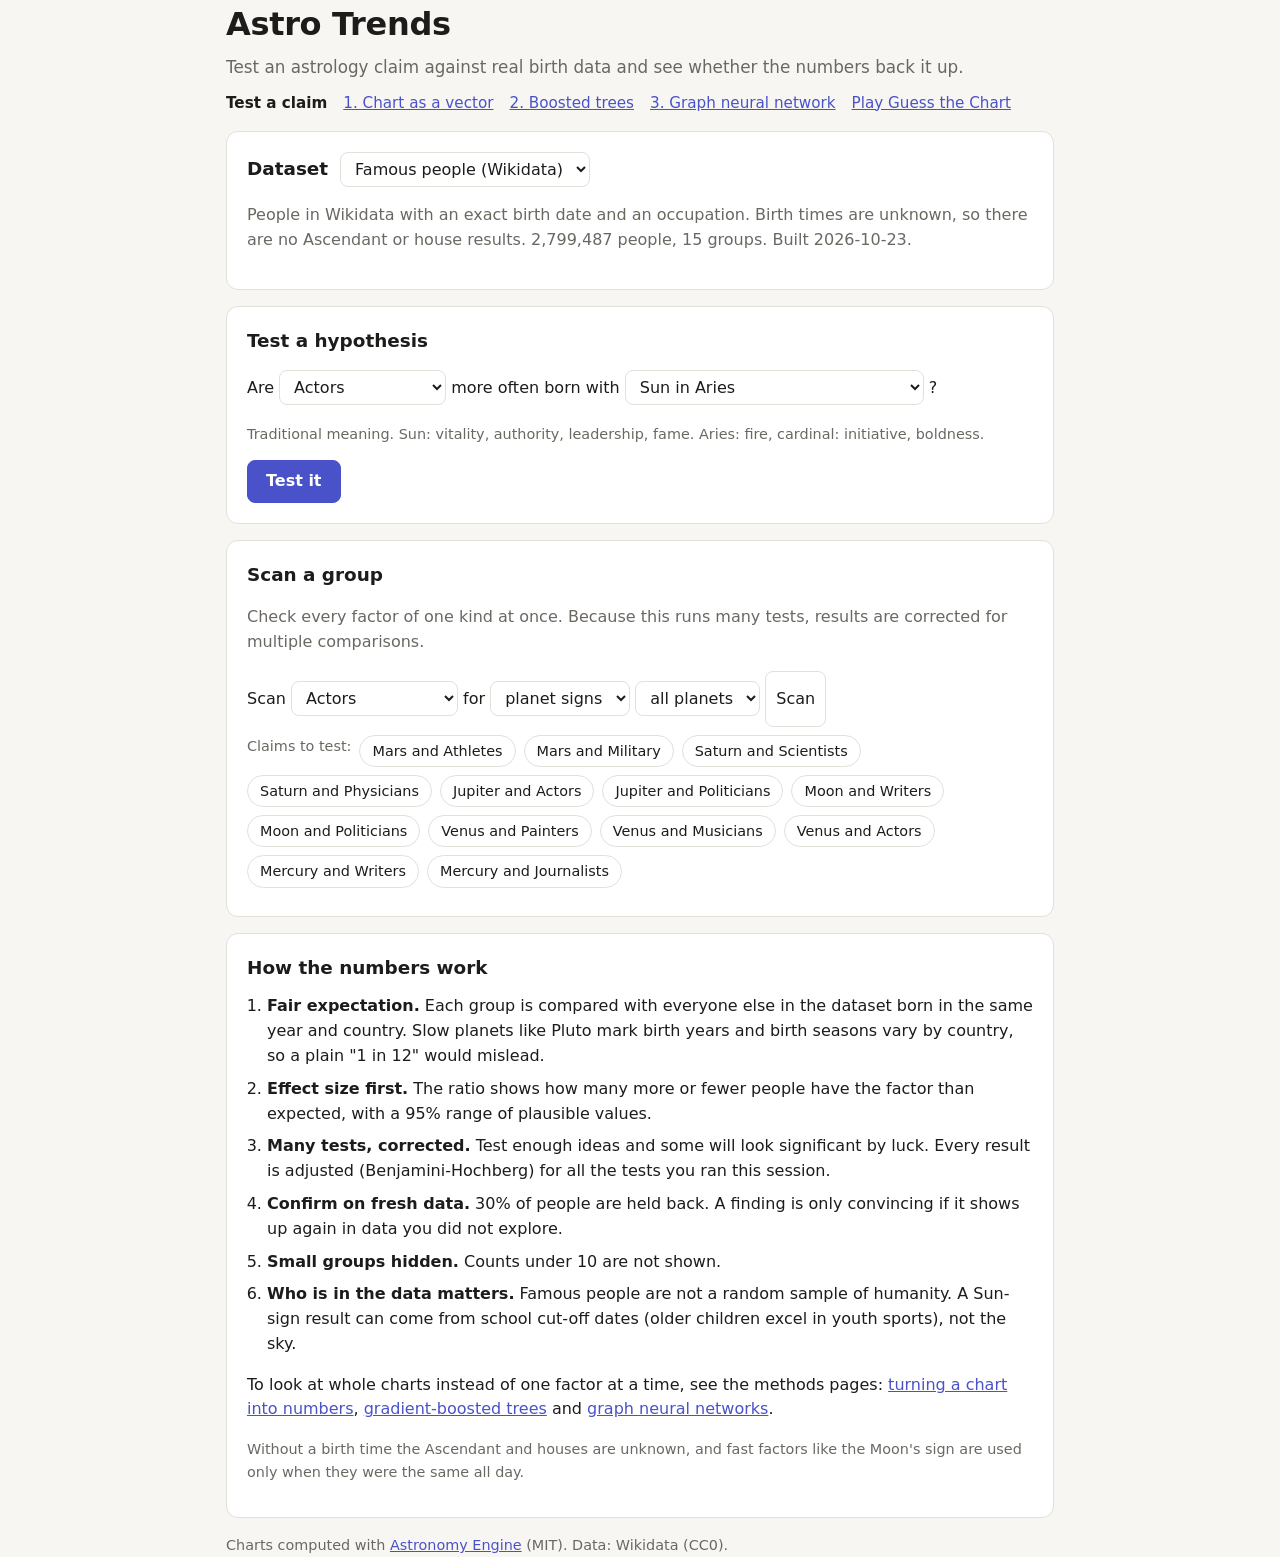
<file: site/index.html>
<!doctype html>
<html lang="en">
<head>
  <meta charset="utf-8">
  <meta name="viewport" content="width=device-width, initial-scale=1">
  <title>Astro Trends</title>
  <meta name="description" content="Test astrology claims against real birth data, with honest statistics.">
  <link rel="stylesheet" href="style.css">
</head>
<body>
  <header class="wrap">
    <h1>Astro Trends</h1>
    <p class="tagline">Test an astrology claim against real birth data and see whether the numbers back it up.</p>
    <nav class="nav" aria-label="Pages">
      <a href="index.html" aria-current="page">Test a claim</a>
      <a href="vectors.html">1. Chart as a vector</a>
      <a href="trees.html">2. Boosted trees</a>
      <a href="gnn.html">3. Graph neural network</a>
      <a href="guess.html">Play Guess the Chart</a>
    </nav>
  </header>

  <main class="wrap">
    <div id="demo-banner" class="banner" hidden>
      This is <strong>fake demo data</strong> for testing the site. Results here say nothing about real people.
    </div>

    <section class="card" aria-labelledby="dataset-h">
      <div class="row">
        <h2 id="dataset-h">Dataset</h2>
        <select id="dataset" aria-label="Dataset"></select>
      </div>
      <p id="dataset-info" class="muted"></p>
    </section>

    <section class="card" aria-labelledby="test-h">
      <h2 id="test-h">Test a hypothesis</h2>
      <p class="sentence">
        Are
        <select id="category" aria-label="Group of people"></select>
        more often born with
        <select id="feature" aria-label="Chart factor"></select>
        ?
      </p>
      <p id="meaning" class="muted small"></p>
      <button id="run" class="primary">Test it</button>
      <div id="result" aria-live="polite"></div>
    </section>

    <section class="card" aria-labelledby="scan-h">
      <h2 id="scan-h">Scan a group</h2>
      <p class="muted">Check every factor of one kind at once. Because this runs many tests, results are corrected for multiple comparisons.</p>
      <p class="sentence">
        Scan
        <select id="scan-category" aria-label="Group to scan"></select>
        for
        <select id="scan-kind" aria-label="Kind of factor">
          <option value="sign">planet signs</option>
          <option value="aspect">aspects</option>
          <option value="asc">Ascendant</option>
          <option value="house">houses</option>
        </select>
        <select id="scan-planet" aria-label="Planet"><option value="">all planets</option></select>
        <button id="scan-run">Scan</button>
      </p>
      <div id="claims" class="chips" aria-label="Claims to test"></div>
      <div id="scan-result"></div>
    </section>

    <section class="card methods" aria-labelledby="methods-h">
      <h2 id="methods-h">How the numbers work</h2>
      <ol>
        <li><strong>Fair expectation.</strong> Each group is compared with everyone else in the dataset born in the same year and country. Slow planets like Pluto mark birth years and birth seasons vary by country, so a plain "1 in 12" would mislead.</li>
        <li><strong>Effect size first.</strong> The ratio shows how many more or fewer people have the factor than expected, with a 95% range of plausible values.</li>
        <li><strong>Many tests, corrected.</strong> Test enough ideas and some will look significant by luck. Every result is adjusted (Benjamini-Hochberg) for all the tests you ran this session.</li>
        <li><strong>Confirm on fresh data.</strong> 30% of people are held back. A finding is only convincing if it shows up again in data you did not explore.</li>
        <li><strong>Small groups hidden.</strong> Counts under 10 are not shown.</li>
        <li><strong>Who is in the data matters.</strong> Famous people are not a random sample of humanity. A Sun-sign result can come from school cut-off dates (older children excel in youth sports), not the sky.</li>
      </ol>
      <p>To look at whole charts instead of one factor at a time, see the methods pages: <a href="vectors.html">turning a chart into numbers</a>, <a href="trees.html">gradient-boosted trees</a> and <a href="gnn.html">graph neural networks</a>.</p>
      <p class="muted small">Without a birth time the Ascendant and houses are unknown, and fast factors like the Moon's sign are used only when they were the same all day.</p>
    </section>
  </main>

  <footer class="wrap muted small">
    Charts computed with <a href="https://github.com/cosinekitty/astronomy">Astronomy Engine</a> (MIT).
    <span id="source-line"></span>
  </footer>

  <script type="module" src="js/app.js"></script>
</body>
</html>
</file>
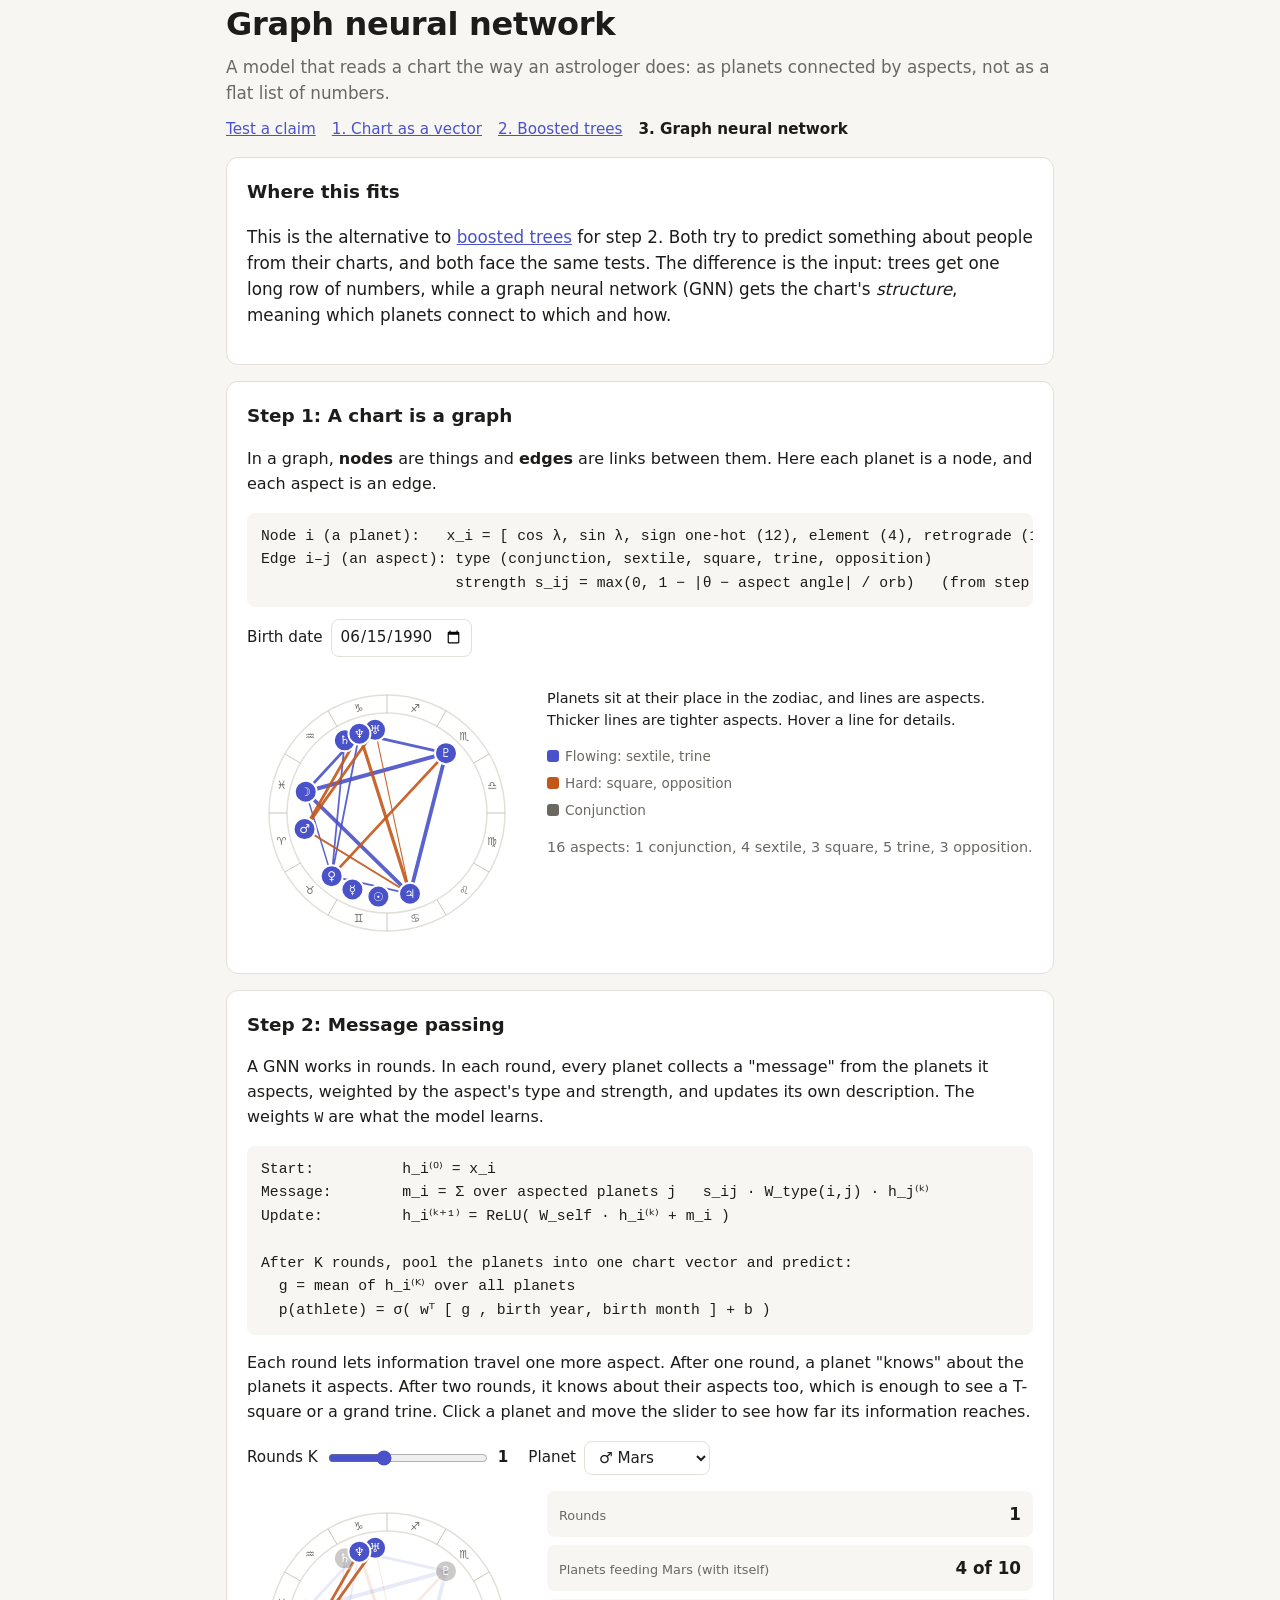
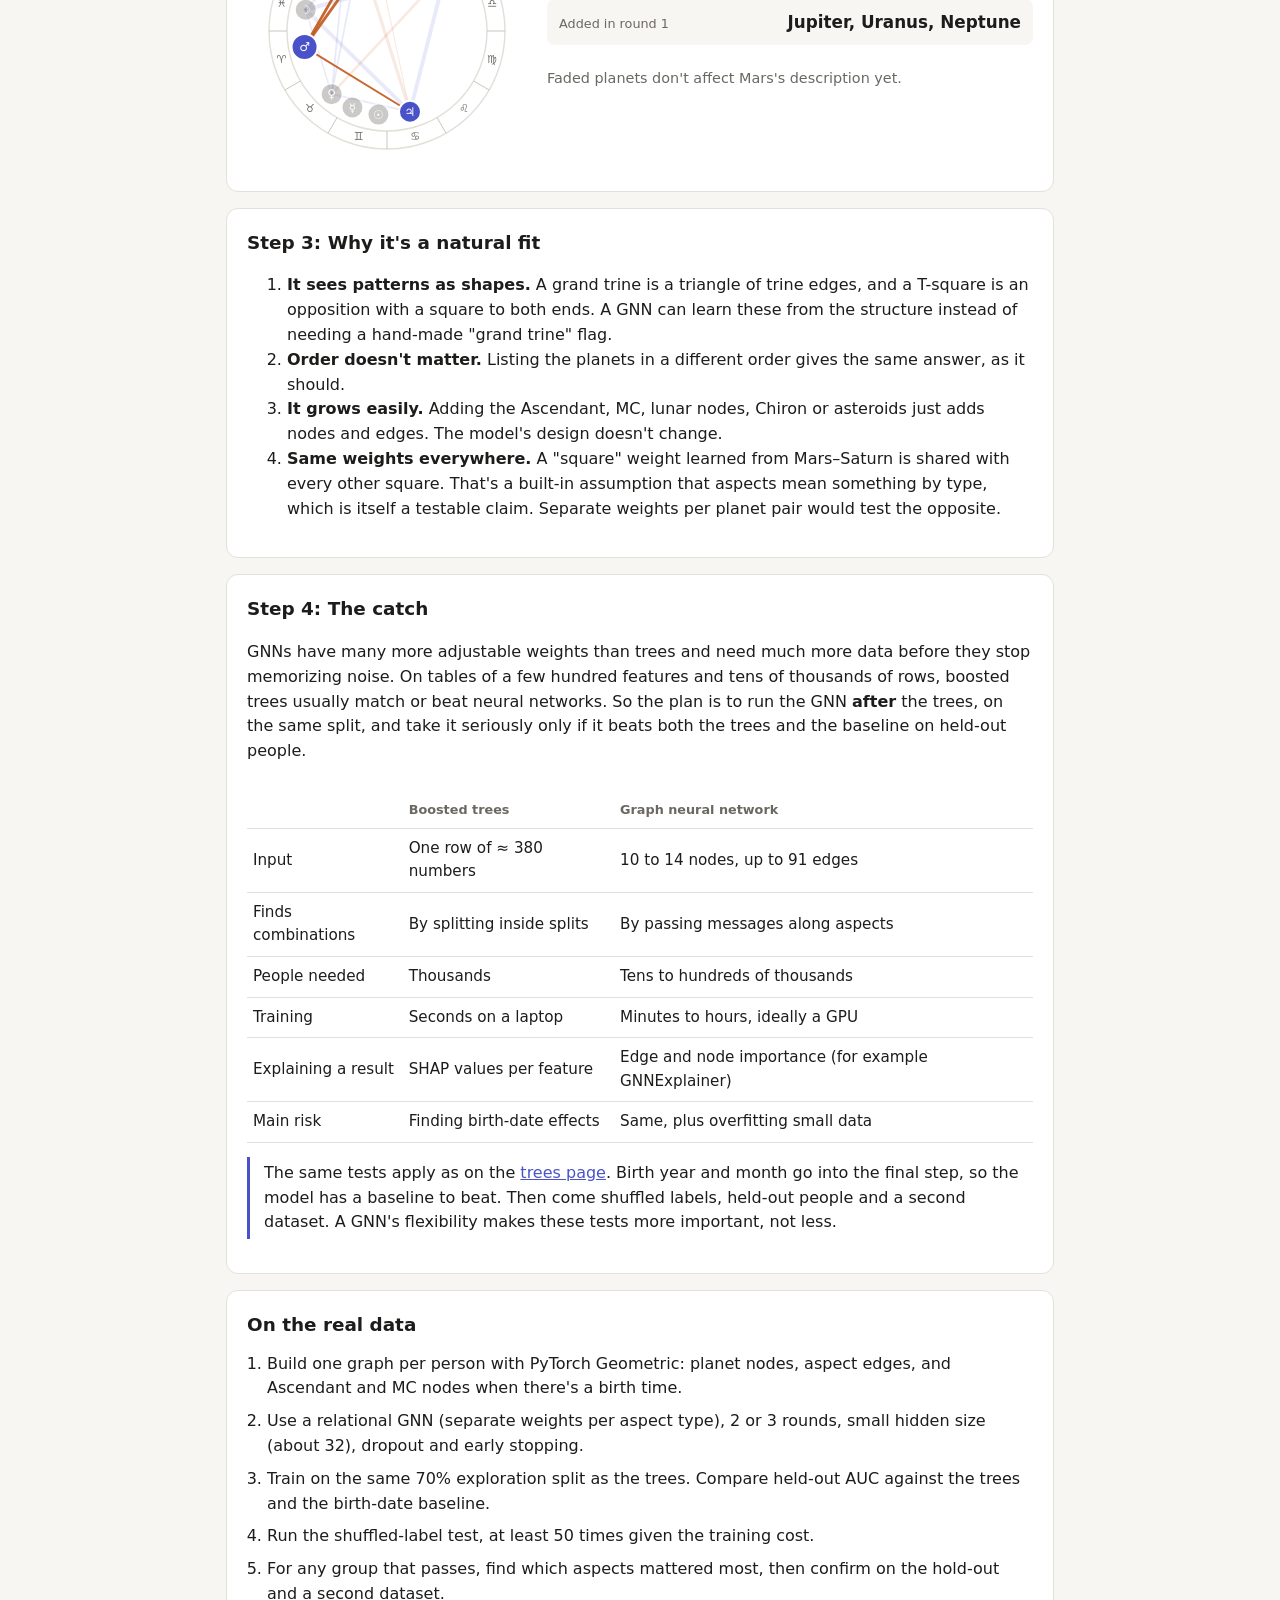
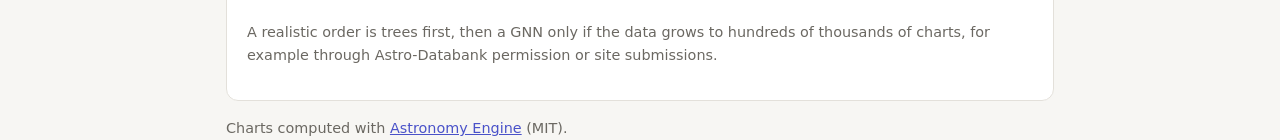
<file: site/gnn.html>
<!doctype html>
<html lang="en">
<head>
  <meta charset="utf-8">
  <meta name="viewport" content="width=device-width, initial-scale=1">
  <title>Graph Neural Network</title>
  <meta name="description" content="How a graph neural network reads a natal chart as planets linked by aspects, and what it would take to use one.">
  <link rel="stylesheet" href="style.css">
</head>
<body>
  <header class="wrap">
    <h1>Graph neural network</h1>
    <p class="tagline">A model that reads a chart the way an astrologer does: as planets connected by aspects, not as a flat list of numbers.</p>
    <nav class="nav" aria-label="Methods">
      <a href="index.html">Test a claim</a>
      <a href="vectors.html">1. Chart as a vector</a>
      <a href="trees.html">2. Boosted trees</a>
      <a href="gnn.html" aria-current="page">3. Graph neural network</a>
    </nav>
  </header>

  <main class="wrap">
    <section class="card">
      <h2>Where this fits</h2>
      <p class="lead">This is the alternative to <a href="trees.html">boosted trees</a> for step 2. Both try to predict something about people from their charts, and both face the same tests. The difference is the input: trees get one long row of numbers, while a graph neural network (GNN) gets the chart's <em>structure</em>, meaning which planets connect to which and how.</p>
    </section>

    <section class="card" aria-labelledby="graph-h">
      <h2 id="graph-h">Step 1: A chart is a graph</h2>
      <p>In a graph, <strong>nodes</strong> are things and <strong>edges</strong> are links between them. Here each planet is a node, and each aspect is an edge.</p>
      <div class="math">Node i (a planet):   x_i = [ cos λ, sin λ, sign one-hot (12), element (4), retrograde (1) ]
Edge i–j (an aspect): type (conjunction, sextile, square, trine, opposition)
                      strength s_ij = max(0, 1 − |θ − aspect angle| / orb)   (from step 5 of Chart as a vector)</div>
      <div class="controls">
        <label>Birth date <input type="date" id="g-date" value="1990-06-15" min="1800-01-01" max="2100-12-31"></label>
      </div>
      <div class="viz">
        <div id="g-graph"></div>
        <div>
          <p class="small">Planets sit at their place in the zodiac, and lines are aspects. Thicker lines are tighter aspects. Hover a line for details.</p>
          <div class="legend" style="flex-direction: column; gap: 6px;">
            <span><span class="key a"></span>Flowing: sextile, trine</span>
            <span><span class="key b"></span>Hard: square, opposition</span>
            <span><span class="key c"></span>Conjunction</span>
          </div>
          <p id="g-count" class="muted small"></p>
        </div>
      </div>
    </section>

    <section class="card" aria-labelledby="mp-h">
      <h2 id="mp-h">Step 2: Message passing</h2>
      <p>A GNN works in rounds. In each round, every planet collects a "message" from the planets it aspects, weighted by the aspect's type and strength, and updates its own description. The weights <code>W</code> are what the model learns.</p>
      <div class="math">Start:          h_i⁽⁰⁾ = x_i
Message:        m_i = Σ over aspected planets j   s_ij · W_type(i,j) · h_j⁽ᵏ⁾
Update:         h_i⁽ᵏ⁺¹⁾ = ReLU( W_self · h_i⁽ᵏ⁾ + m_i )

After K rounds, pool the planets into one chart vector and predict:
  g = mean of h_i⁽ᴷ⁾ over all planets
  p(athlete) = σ( wᵀ [ g , birth year, birth month ] + b )</div>
      <p>Each round lets information travel one more aspect. After one round, a planet "knows" about the planets it aspects. After two rounds, it knows about their aspects too, which is enough to see a T-square or a grand trine. Click a planet and move the slider to see how far its information reaches.</p>
      <div class="controls">
        <label>Rounds K <input type="range" id="g-k" min="0" max="3" value="1"> <strong id="g-k-v"></strong></label>
        <label>Planet <select id="g-focus"></select></label>
      </div>
      <div class="viz">
        <div id="g-reach"></div>
        <div id="g-reach-text" class="readout"></div>
      </div>
    </section>

    <section class="card" aria-labelledby="why-h">
      <h2 id="why-h">Step 3: Why it's a natural fit</h2>
      <ol>
        <li><strong>It sees patterns as shapes.</strong> A grand trine is a triangle of trine edges, and a T-square is an opposition with a square to both ends. A GNN can learn these from the structure instead of needing a hand-made "grand trine" flag.</li>
        <li><strong>Order doesn't matter.</strong> Listing the planets in a different order gives the same answer, as it should.</li>
        <li><strong>It grows easily.</strong> Adding the Ascendant, MC, lunar nodes, Chiron or asteroids just adds nodes and edges. The model's design doesn't change.</li>
        <li><strong>Same weights everywhere.</strong> A "square" weight learned from Mars–Saturn is shared with every other square. That's a built-in assumption that aspects mean something by type, which is itself a testable claim. Separate weights per planet pair would test the opposite.</li>
      </ol>
    </section>

    <section class="card" aria-labelledby="cost-h">
      <h2 id="cost-h">Step 4: The catch</h2>
      <p>GNNs have many more adjustable weights than trees and need much more data before they stop memorizing noise. On tables of a few hundred features and tens of thousands of rows, boosted trees usually match or beat neural networks. So the plan is to run the GNN <strong>after</strong> the trees, on the same split, and take it seriously only if it beats both the trees and the baseline on held-out people.</p>
      <div class="table-scroll">
        <table>
          <thead><tr><th></th><th>Boosted trees</th><th>Graph neural network</th></tr></thead>
          <tbody>
            <tr><td>Input</td><td>One row of ≈ 380 numbers</td><td>10 to 14 nodes, up to 91 edges</td></tr>
            <tr><td>Finds combinations</td><td>By splitting inside splits</td><td>By passing messages along aspects</td></tr>
            <tr><td>People needed</td><td>Thousands</td><td>Tens to hundreds of thousands</td></tr>
            <tr><td>Training</td><td>Seconds on a laptop</td><td>Minutes to hours, ideally a GPU</td></tr>
            <tr><td>Explaining a result</td><td>SHAP values per feature</td><td>Edge and node importance (for example GNNExplainer)</td></tr>
            <tr><td>Main risk</td><td>Finding birth-date effects</td><td>Same, plus overfitting small data</td></tr>
          </tbody>
        </table>
      </div>
      <p class="callout">The same tests apply as on the <a href="trees.html">trees page</a>. Birth year and month go into the final step, so the model has a baseline to beat. Then come shuffled labels, held-out people and a second dataset. A GNN's flexibility makes these tests more important, not less.</p>
    </section>

    <section class="card methods" aria-labelledby="real-h">
      <h2 id="real-h">On the real data</h2>
      <ol>
        <li>Build one graph per person with PyTorch Geometric: planet nodes, aspect edges, and Ascendant and MC nodes when there's a birth time.</li>
        <li>Use a relational GNN (separate weights per aspect type), 2 or 3 rounds, small hidden size (about 32), dropout and early stopping.</li>
        <li>Train on the same 70% exploration split as the trees. Compare held-out AUC against the trees and the birth-date baseline.</li>
        <li>Run the shuffled-label test, at least 50 times given the training cost.</li>
        <li>For any group that passes, find which aspects mattered most, then confirm on the hold-out and a second dataset.</li>
      </ol>
      <p class="muted small">A realistic order is trees first, then a GNN only if the data grows to hundreds of thousands of charts, for example through Astro-Databank permission or site submissions.</p>
    </section>
  </main>

  <footer class="wrap muted small">
    Charts computed with <a href="https://github.com/cosinekitty/astronomy">Astronomy Engine</a> (MIT).
  </footer>

  <script src="js/vendor/astronomy.browser.min.js"></script>
  <script type="module" src="js/gnn.js"></script>
</body>
</html>
</file>
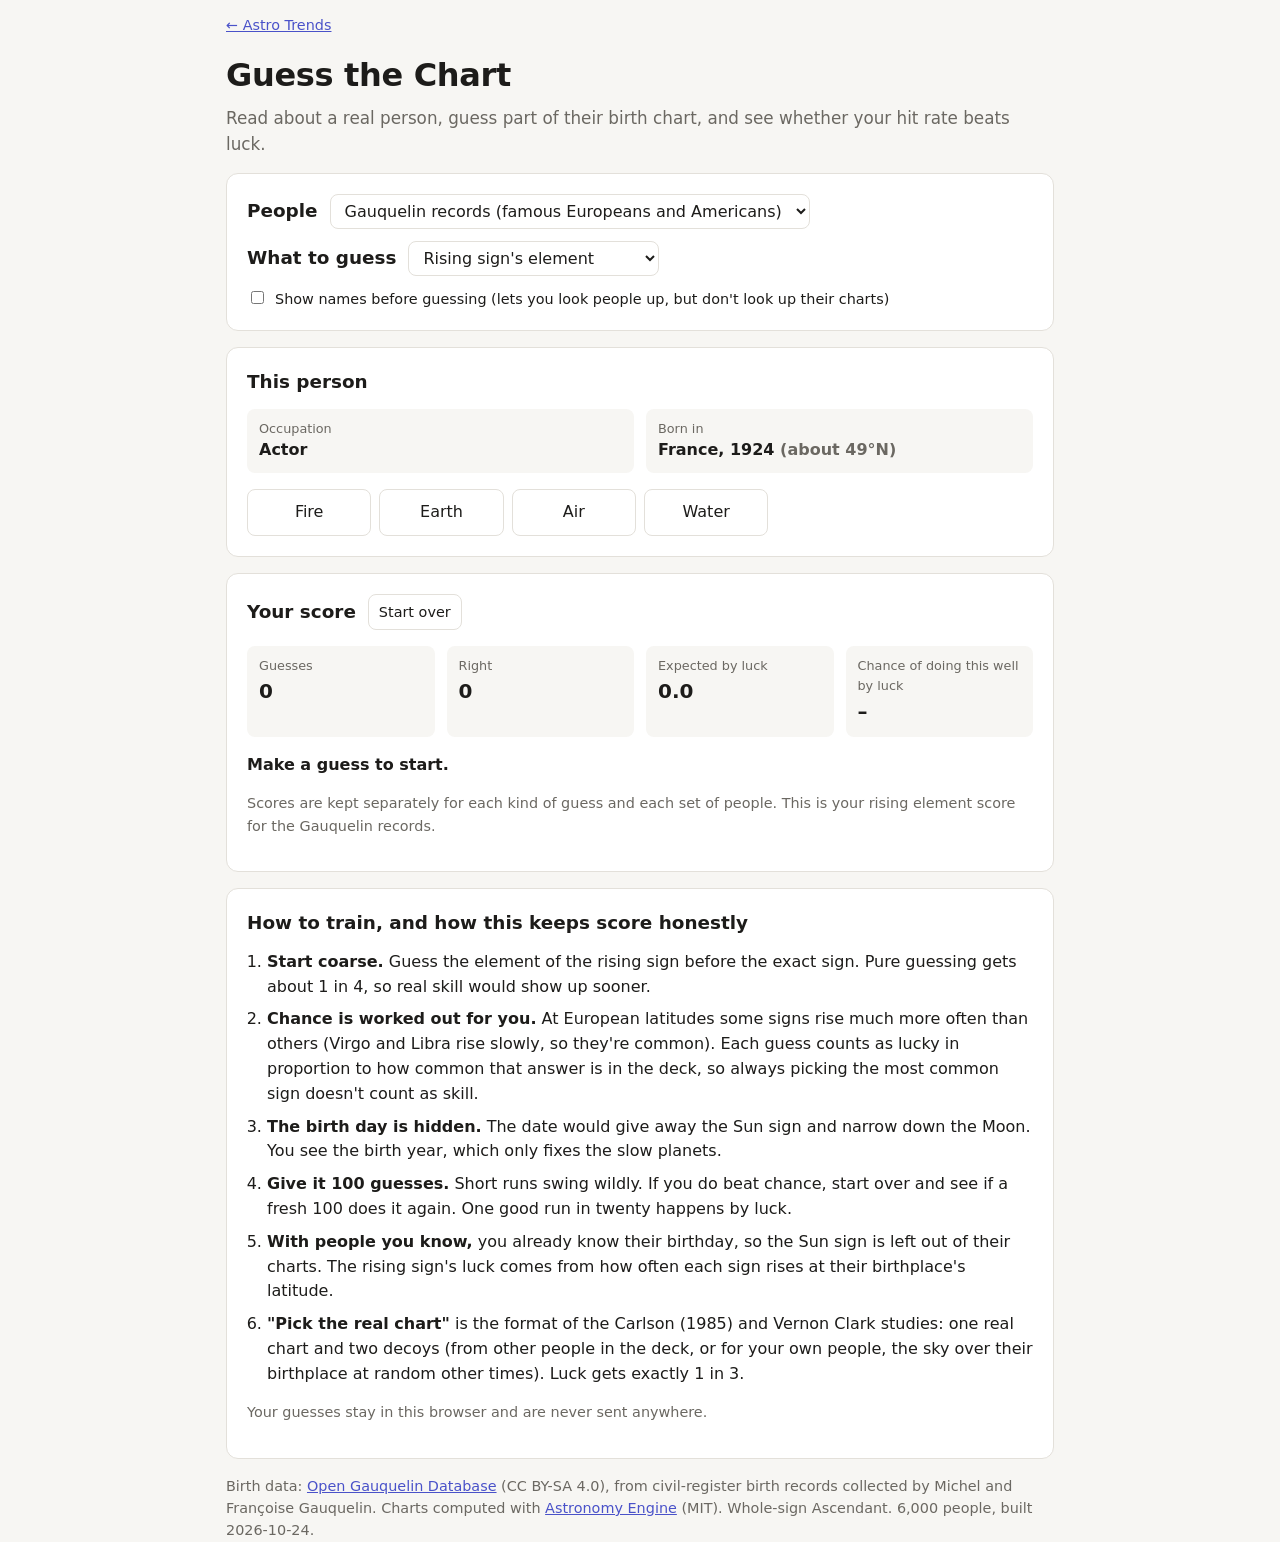
<file: site/guess.html>
<!doctype html>
<html lang="en">
<head>
  <meta charset="utf-8">
  <meta name="viewport" content="width=device-width, initial-scale=1">
  <title>Guess the Chart</title>
  <meta name="description" content="Practice guessing a natal chart from what you know about a person, and find out if you beat chance.">
  <link rel="stylesheet" href="style.css">
</head>
<body>
  <header class="wrap">
    <p class="small"><a href="./">← Astro Trends</a></p>
    <h1>Guess the Chart</h1>
    <p class="tagline">Read about a real person, guess part of their birth chart, and see whether your hit rate beats luck.</p>
  </header>

  <main class="wrap">
    <section class="card" aria-labelledby="mode-h">
      <div class="row">
        <h2 id="deck-h">People</h2>
        <select id="deck" aria-labelledby="deck-h">
          <option value="gq">Gauquelin records (famous Europeans and Americans)</option>
          <option value="mine">My people (people you know)</option>
        </select>
      </div>
      <div class="row spaced">
        <h2 id="mode-h">What to guess</h2>
        <select id="mode" aria-label="What to guess">
          <option value="asc-element">Rising sign's element</option>
          <option value="asc-sign">Rising sign</option>
          <option value="moon-element">Moon sign's element</option>
          <option value="moon-sign">Moon sign</option>
          <option value="pick">Pick the real chart (1 of 3)</option>
        </select>
      </div>
      <label class="small check" id="show-name-row"><input type="checkbox" id="show-name"> Show names before guessing (lets you look people up, but don't look up their charts)</label>
    </section>

    <section class="card" aria-labelledby="person-h" id="play">
      <h2 id="person-h">This person</h2>
      <p id="loading" class="muted">Loading people…</p>
      <dl id="clues" class="clues" hidden></dl>
      <div id="choices" class="choices" role="group" aria-label="Your guess"></div>
      <div id="feedback" aria-live="polite"></div>
    </section>

    <section class="card" aria-labelledby="mine-h" id="mine" hidden>
      <h2 id="mine-h">My people</h2>
      <p class="muted small">Add people whose birth time you know, with a few lines on what they're like. Their charts stay hidden until you guess, so add people in a batch and play later, when you've half forgotten what you typed. Everything stays in this browser; only a place name you search is sent to <a href="https://open-meteo.com/en/docs/geocoding-api">Open-Meteo</a> to look up its coordinates and time zone.</p>
      <form id="add-form" class="form">
        <label>Name or nickname <input id="f-name" required maxlength="80"></label>
        <label class="full">What you know about them <textarea id="f-notes" rows="3" maxlength="1000" placeholder="Personality, looks, job, how they act in a crisis…"></textarea></label>
        <label>Birth date <input id="f-day" type="date" required></label>
        <label>Birth time <input id="f-time" type="time" required></label>
        <label class="full">Birthplace
          <span class="inline"><input id="f-place" placeholder="Town or city"><button type="button" id="f-search">Find</button></span>
        </label>
        <label class="full" id="f-results-row" hidden>Pick the place <select id="f-results"></select></label>
        <details class="full" id="f-manual">
          <summary>Or enter coordinates yourself</summary>
          <div class="form">
            <label>Latitude (north +) <input id="f-lat" type="number" step="any" min="-66" max="66"></label>
            <label>Longitude (east +) <input id="f-lon" type="number" step="any" min="-180" max="180"></label>
            <label>Hours ahead of UTC at birth <input id="f-offset" type="number" step="0.25" min="-12" max="14"></label>
          </div>
        </details>
        <p class="full"><button class="primary" type="submit">Add person</button> <span id="f-status" class="small muted" aria-live="polite"></span></p>
      </form>
      <div id="mine-list"></div>
      <div class="actions">
        <button id="export" type="button">Save a backup file</button>
        <label class="button-like">Load a backup file <input id="import" type="file" accept="application/json,.json" hidden></label>
      </div>
    </section>

    <section class="card" aria-labelledby="score-h">
      <div class="row">
        <h2 id="score-h">Your score</h2>
        <button id="reset" class="small">Start over</button>
      </div>
      <div id="score" class="stats"></div>
      <p id="verdict" class="verdict-line"></p>
      <p class="muted small" id="score-note"></p>
    </section>

    <section class="card methods" aria-labelledby="how-h">
      <h2 id="how-h">How to train, and how this keeps score honestly</h2>
      <ol>
        <li><strong>Start coarse.</strong> Guess the element of the rising sign before the exact sign. Pure guessing gets about 1 in 4, so real skill would show up sooner.</li>
        <li><strong>Chance is worked out for you.</strong> At European latitudes some signs rise much more often than others (Virgo and Libra rise slowly, so they're common). Each guess counts as lucky in proportion to how common that answer is in the deck, so always picking the most common sign doesn't count as skill.</li>
        <li><strong>The birth day is hidden.</strong> The date would give away the Sun sign and narrow down the Moon. You see the birth year, which only fixes the slow planets.</li>
        <li><strong>Give it 100 guesses.</strong> Short runs swing wildly. If you do beat chance, start over and see if a fresh 100 does it again. One good run in twenty happens by luck.</li>
        <li><strong>With people you know,</strong> you already know their birthday, so the Sun sign is left out of their charts. The rising sign's luck comes from how often each sign rises at their birthplace's latitude.</li>
        <li><strong>"Pick the real chart"</strong> is the format of the Carlson (1985) and Vernon Clark studies: one real chart and two decoys (from other people in the deck, or for your own people, the sky over their birthplace at random other times). Luck gets exactly 1 in 3.</li>
      </ol>
      <p class="muted small">Your guesses stay in this browser and are never sent anywhere.</p>
    </section>
  </main>

  <footer class="wrap muted small">
    Birth data: <a href="https://opengauquelin.org">Open Gauquelin Database</a> (CC BY-SA 4.0), from civil-register birth records collected by Michel and Françoise Gauquelin.
    Charts computed with <a href="https://github.com/cosinekitty/astronomy">Astronomy Engine</a> (MIT). Whole-sign Ascendant.
    <span id="built"></span>
  </footer>

  <script src="js/vendor/astronomy.browser.min.js"></script>
  <script type="module" src="js/guess.js"></script>
</body>
</html>
</file>
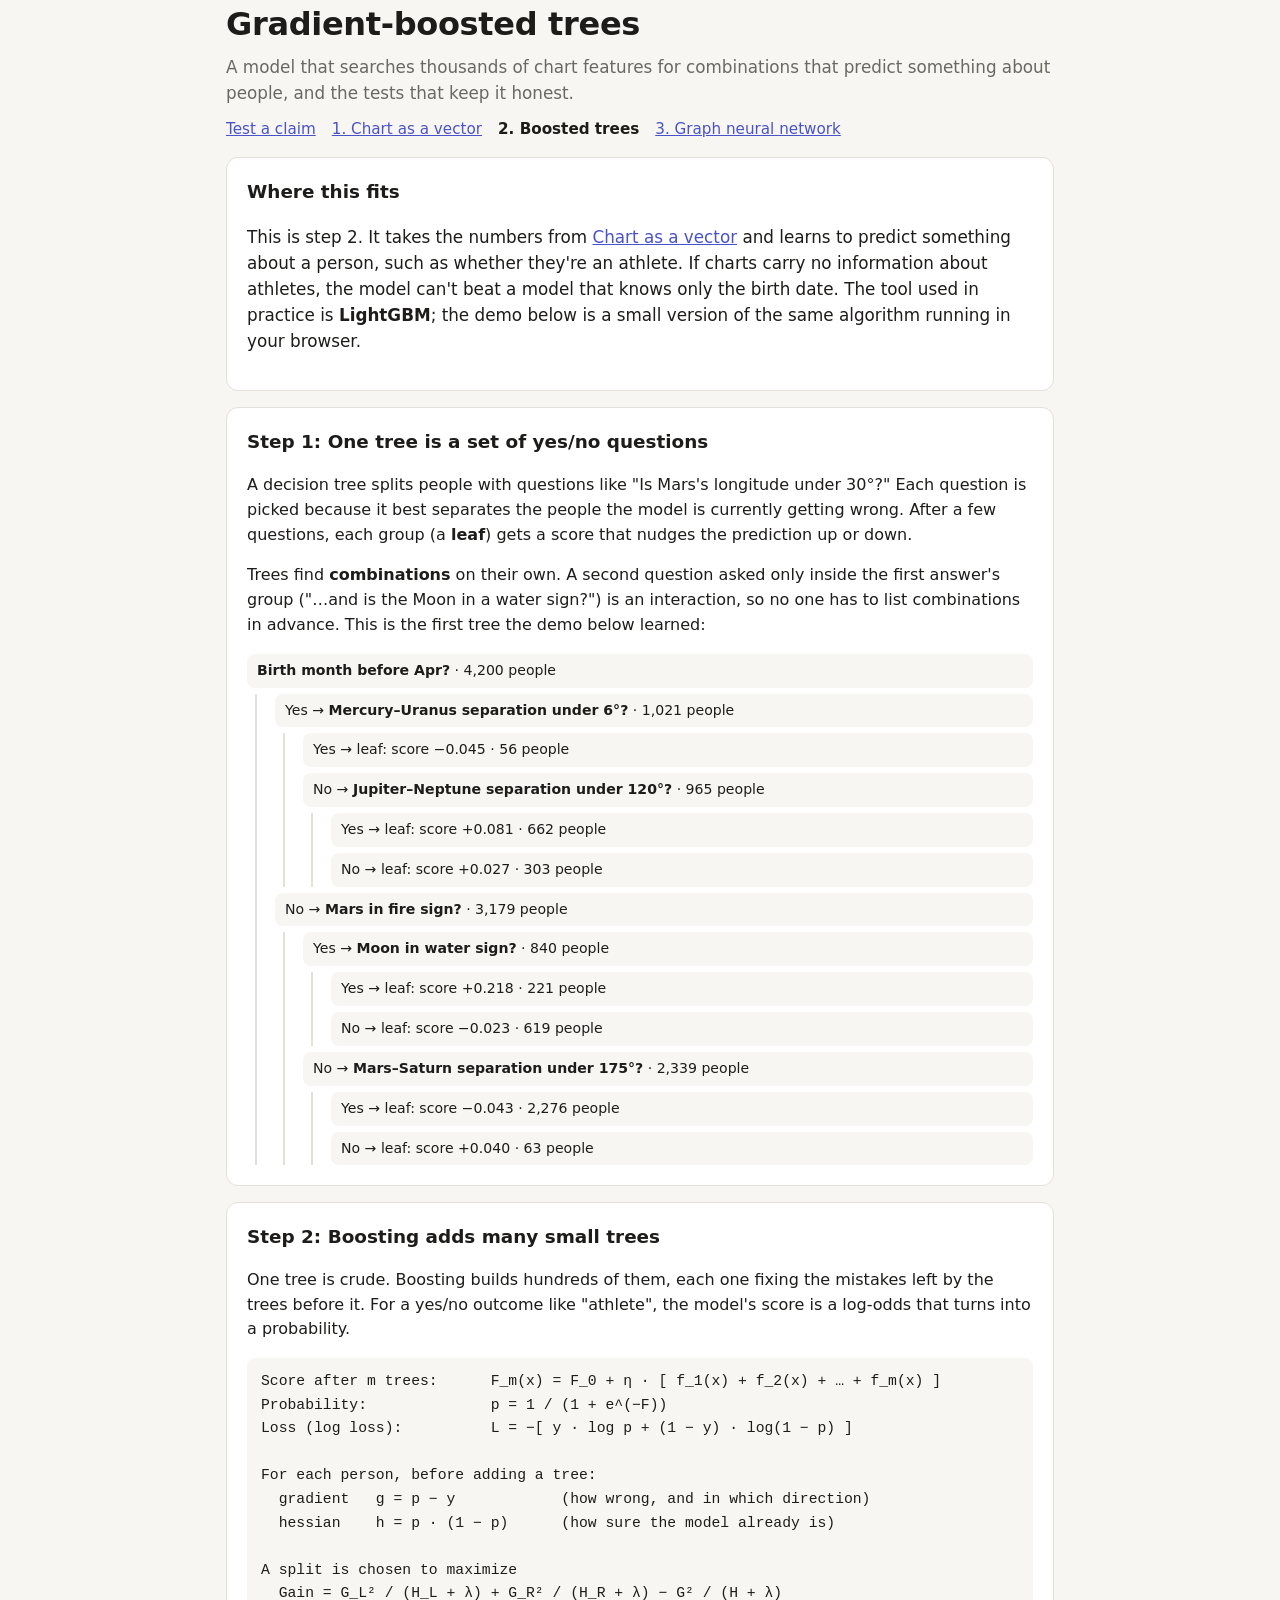
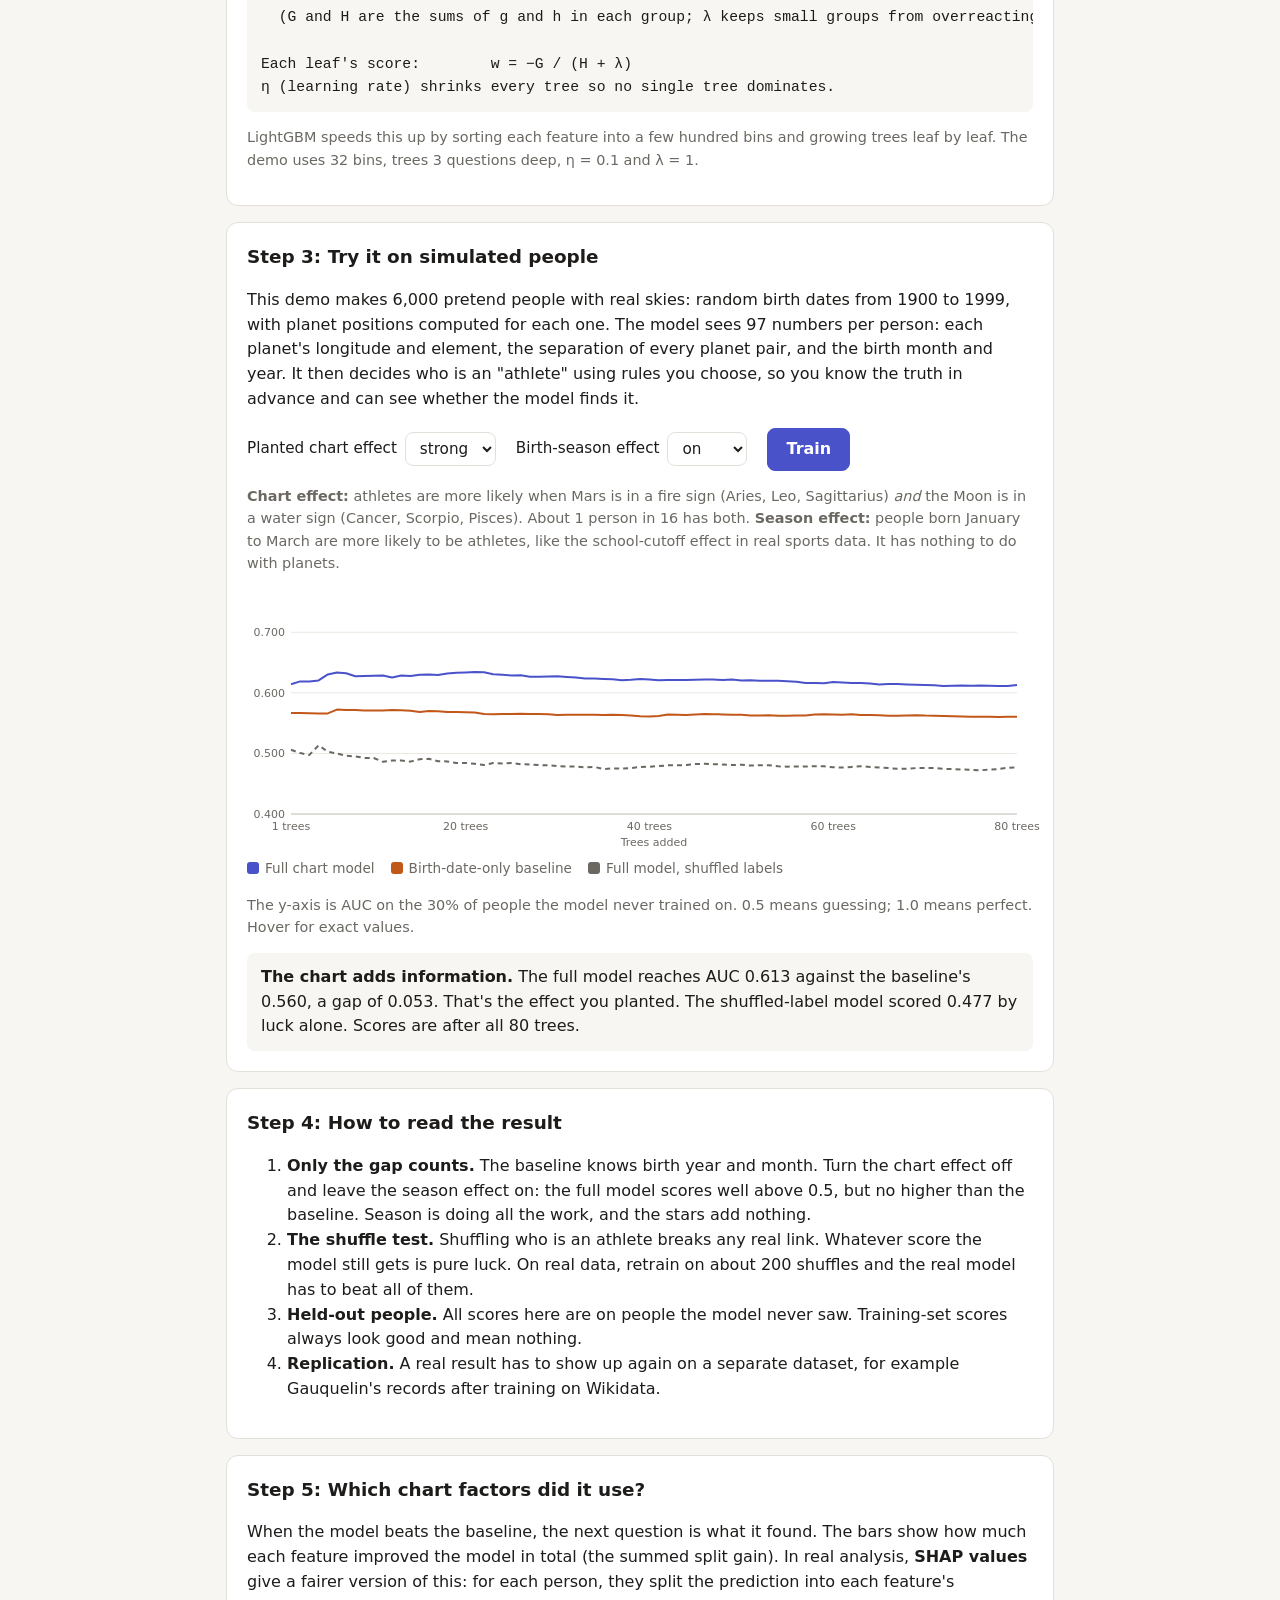
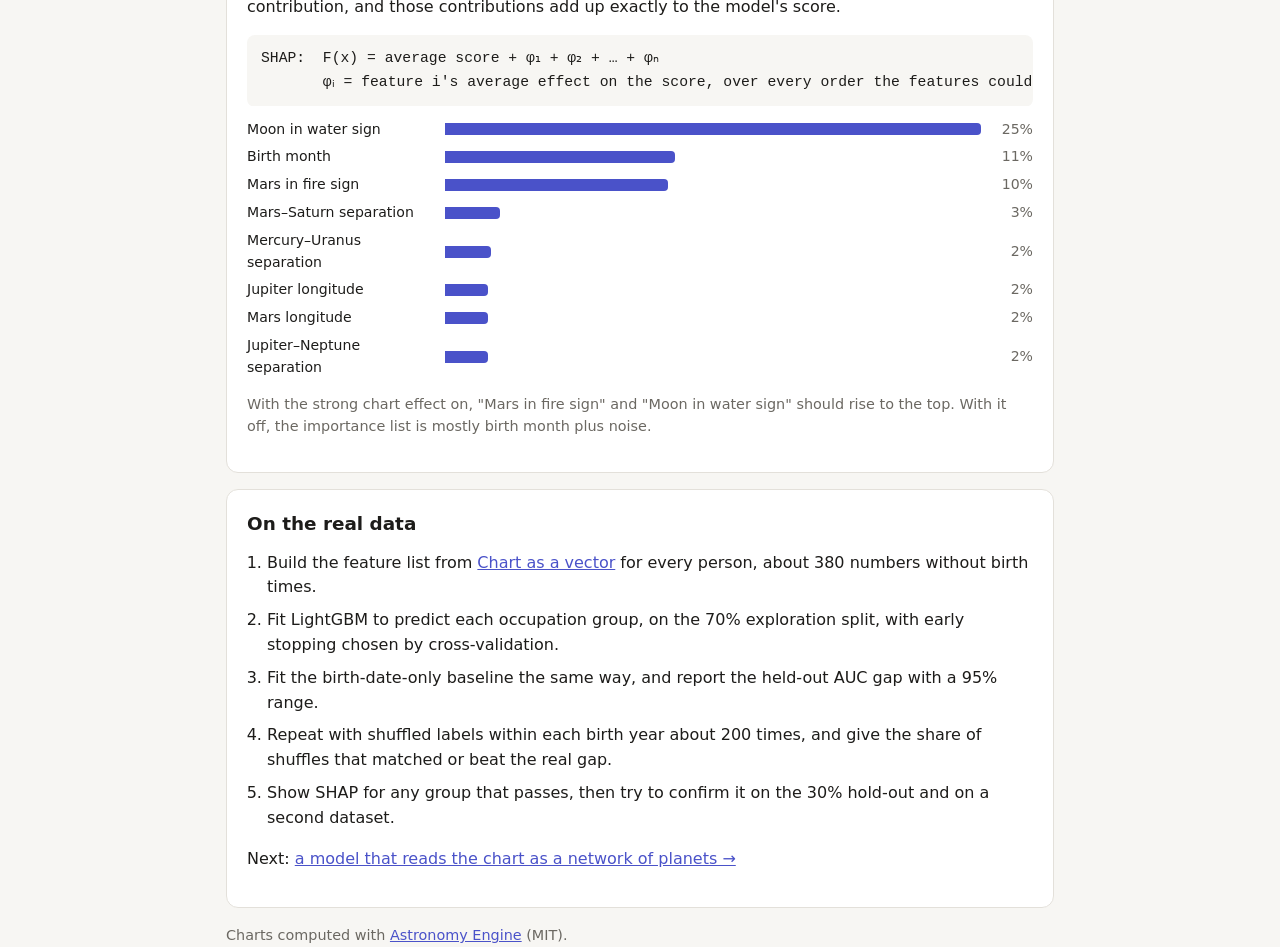
<file: site/trees.html>
<!doctype html>
<html lang="en">
<head>
  <meta charset="utf-8">
  <meta name="viewport" content="width=device-width, initial-scale=1">
  <title>Boosted Trees</title>
  <meta name="description" content="How gradient-boosted trees search whole charts for combinations, and how to tell a real signal from noise.">
  <link rel="stylesheet" href="style.css">
</head>
<body>
  <header class="wrap">
    <h1>Gradient-boosted trees</h1>
    <p class="tagline">A model that searches thousands of chart features for combinations that predict something about people, and the tests that keep it honest.</p>
    <nav class="nav" aria-label="Methods">
      <a href="index.html">Test a claim</a>
      <a href="vectors.html">1. Chart as a vector</a>
      <a href="trees.html" aria-current="page">2. Boosted trees</a>
      <a href="gnn.html">3. Graph neural network</a>
    </nav>
  </header>

  <main class="wrap">
    <section class="card">
      <h2>Where this fits</h2>
      <p class="lead">This is step 2. It takes the numbers from <a href="vectors.html">Chart as a vector</a> and learns to predict something about a person, such as whether they're an athlete. If charts carry no information about athletes, the model can't beat a model that knows only the birth date. The tool used in practice is <strong>LightGBM</strong>; the demo below is a small version of the same algorithm running in your browser.</p>
    </section>

    <section class="card" aria-labelledby="tree-h">
      <h2 id="tree-h">Step 1: One tree is a set of yes/no questions</h2>
      <p>A decision tree splits people with questions like "Is Mars's longitude under 30°?" Each question is picked because it best separates the people the model is currently getting wrong. After a few questions, each group (a <strong>leaf</strong>) gets a score that nudges the prediction up or down.</p>
      <p>Trees find <strong>combinations</strong> on their own. A second question asked only inside the first answer's group ("…and is the Moon in a water sign?") is an interaction, so no one has to list combinations in advance. This is the first tree the demo below learned:</p>
      <div id="first-tree" class="tree"><p class="muted">Training…</p></div>
    </section>

    <section class="card" aria-labelledby="math-h">
      <h2 id="math-h">Step 2: Boosting adds many small trees</h2>
      <p>One tree is crude. Boosting builds hundreds of them, each one fixing the mistakes left by the trees before it. For a yes/no outcome like "athlete", the model's score is a log-odds that turns into a probability.</p>
      <div class="math">Score after m trees:      F_m(x) = F_0 + η · [ f_1(x) + f_2(x) + … + f_m(x) ]
Probability:              p = 1 / (1 + e^(−F))
Loss (log loss):          L = −[ y · log p + (1 − y) · log(1 − p) ]

For each person, before adding a tree:
  gradient   g = p − y            (how wrong, and in which direction)
  hessian    h = p · (1 − p)      (how sure the model already is)

A split is chosen to maximize
  Gain = G_L² / (H_L + λ) + G_R² / (H_R + λ) − G² / (H + λ)
  (G and H are the sums of g and h in each group; λ keeps small groups from overreacting)

Each leaf's score:        w = −G / (H + λ)
η (learning rate) shrinks every tree so no single tree dominates.</div>
      <p class="muted small">LightGBM speeds this up by sorting each feature into a few hundred bins and growing trees leaf by leaf. The demo uses 32 bins, trees 3 questions deep, η = 0.1 and λ = 1.</p>
    </section>

    <section class="card" aria-labelledby="demo-h">
      <h2 id="demo-h">Step 3: Try it on simulated people</h2>
      <p>This demo makes 6,000 pretend people with real skies: random birth dates from 1900 to 1999, with planet positions computed for each one. The model sees 97 numbers per person: each planet's longitude and element, the separation of every planet pair, and the birth month and year. It then decides who is an "athlete" using rules you choose, so you know the truth in advance and can see whether the model finds it.</p>
      <div class="controls">
        <label>Planted chart effect
          <select id="t-chart">
            <option value="0">none</option>
            <option value="1.2">weak</option>
            <option value="2.5" selected>strong</option>
          </select>
        </label>
        <label>Birth-season effect
          <select id="t-season">
            <option value="0">none</option>
            <option value="0.9" selected>on</option>
          </select>
        </label>
        <button id="t-run" class="primary">Train</button>
      </div>
      <p class="muted small"><strong>Chart effect:</strong> athletes are more likely when Mars is in a fire sign (Aries, Leo, Sagittarius) <em>and</em> the Moon is in a water sign (Cancer, Scorpio, Pisces). About 1 person in 16 has both. <strong>Season effect:</strong> people born January to March are more likely to be athletes, like the school-cutoff effect in real sports data. It has nothing to do with planets.</p>
      <div class="chart" id="t-chart-auc"></div>
      <div class="legend">
        <span><span class="key a"></span>Full chart model</span>
        <span><span class="key b"></span>Birth-date-only baseline</span>
        <span><span class="key c"></span>Full model, shuffled labels</span>
      </div>
      <p class="muted small">The y-axis is AUC on the 30% of people the model never trained on. 0.5 means guessing; 1.0 means perfect. Hover for exact values.</p>
      <div id="t-verdict" class="verdict-box" aria-live="polite"></div>
    </section>

    <section class="card" aria-labelledby="read-h">
      <h2 id="read-h">Step 4: How to read the result</h2>
      <ol>
        <li><strong>Only the gap counts.</strong> The baseline knows birth year and month. Turn the chart effect off and leave the season effect on: the full model scores well above 0.5, but no higher than the baseline. Season is doing all the work, and the stars add nothing.</li>
        <li><strong>The shuffle test.</strong> Shuffling who is an athlete breaks any real link. Whatever score the model still gets is pure luck. On real data, retrain on about 200 shuffles and the real model has to beat all of them.</li>
        <li><strong>Held-out people.</strong> All scores here are on people the model never saw. Training-set scores always look good and mean nothing.</li>
        <li><strong>Replication.</strong> A real result has to show up again on a separate dataset, for example Gauquelin's records after training on Wikidata.</li>
      </ol>
    </section>

    <section class="card" aria-labelledby="shap-h">
      <h2 id="shap-h">Step 5: Which chart factors did it use?</h2>
      <p>When the model beats the baseline, the next question is what it found. The bars show how much each feature improved the model in total (the summed split gain). In real analysis, <strong>SHAP values</strong> give a fairer version of this: for each person, they split the prediction into each feature's contribution, and those contributions add up exactly to the model's score.</p>
      <div class="math">SHAP:  F(x) = average score + φ₁ + φ₂ + … + φₙ
       φᵢ = feature i's average effect on the score, over every order the features could be added in</div>
      <div id="t-importance" class="bars-list"></div>
      <p class="muted small">With the strong chart effect on, "Mars in fire sign" and "Moon in water sign" should rise to the top. With it off, the importance list is mostly birth month plus noise.</p>
    </section>

    <section class="card methods" aria-labelledby="real-h">
      <h2 id="real-h">On the real data</h2>
      <ol>
        <li>Build the feature list from <a href="vectors.html">Chart as a vector</a> for every person, about 380 numbers without birth times.</li>
        <li>Fit LightGBM to predict each occupation group, on the 70% exploration split, with early stopping chosen by cross-validation.</li>
        <li>Fit the birth-date-only baseline the same way, and report the held-out AUC gap with a 95% range.</li>
        <li>Repeat with shuffled labels within each birth year about 200 times, and give the share of shuffles that matched or beat the real gap.</li>
        <li>Show SHAP for any group that passes, then try to confirm it on the 30% hold-out and on a second dataset.</li>
      </ol>
      <p>Next: <a href="gnn.html">a model that reads the chart as a network of planets →</a></p>
    </section>
  </main>

  <footer class="wrap muted small">
    Charts computed with <a href="https://github.com/cosinekitty/astronomy">Astronomy Engine</a> (MIT).
  </footer>

  <script src="js/vendor/astronomy.browser.min.js"></script>
  <script type="module" src="js/trees.js"></script>
</body>
</html>
</file>
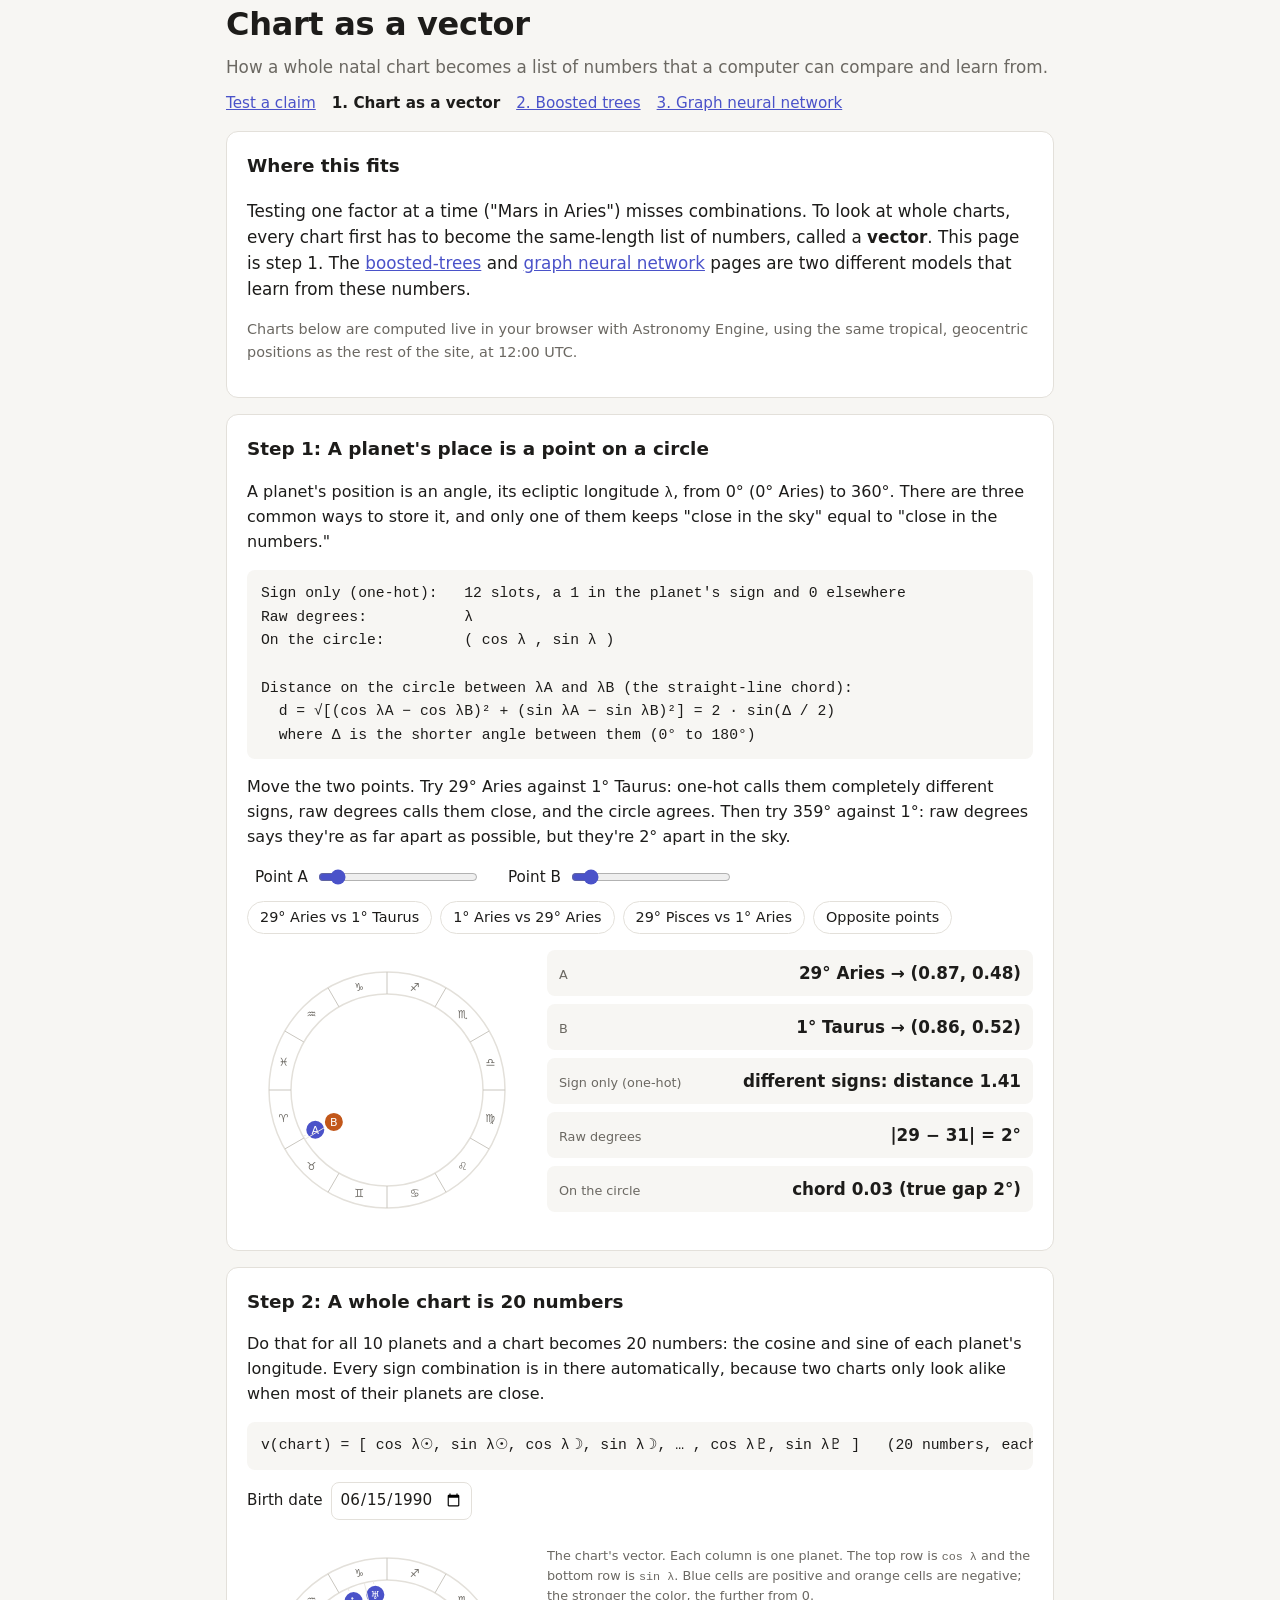
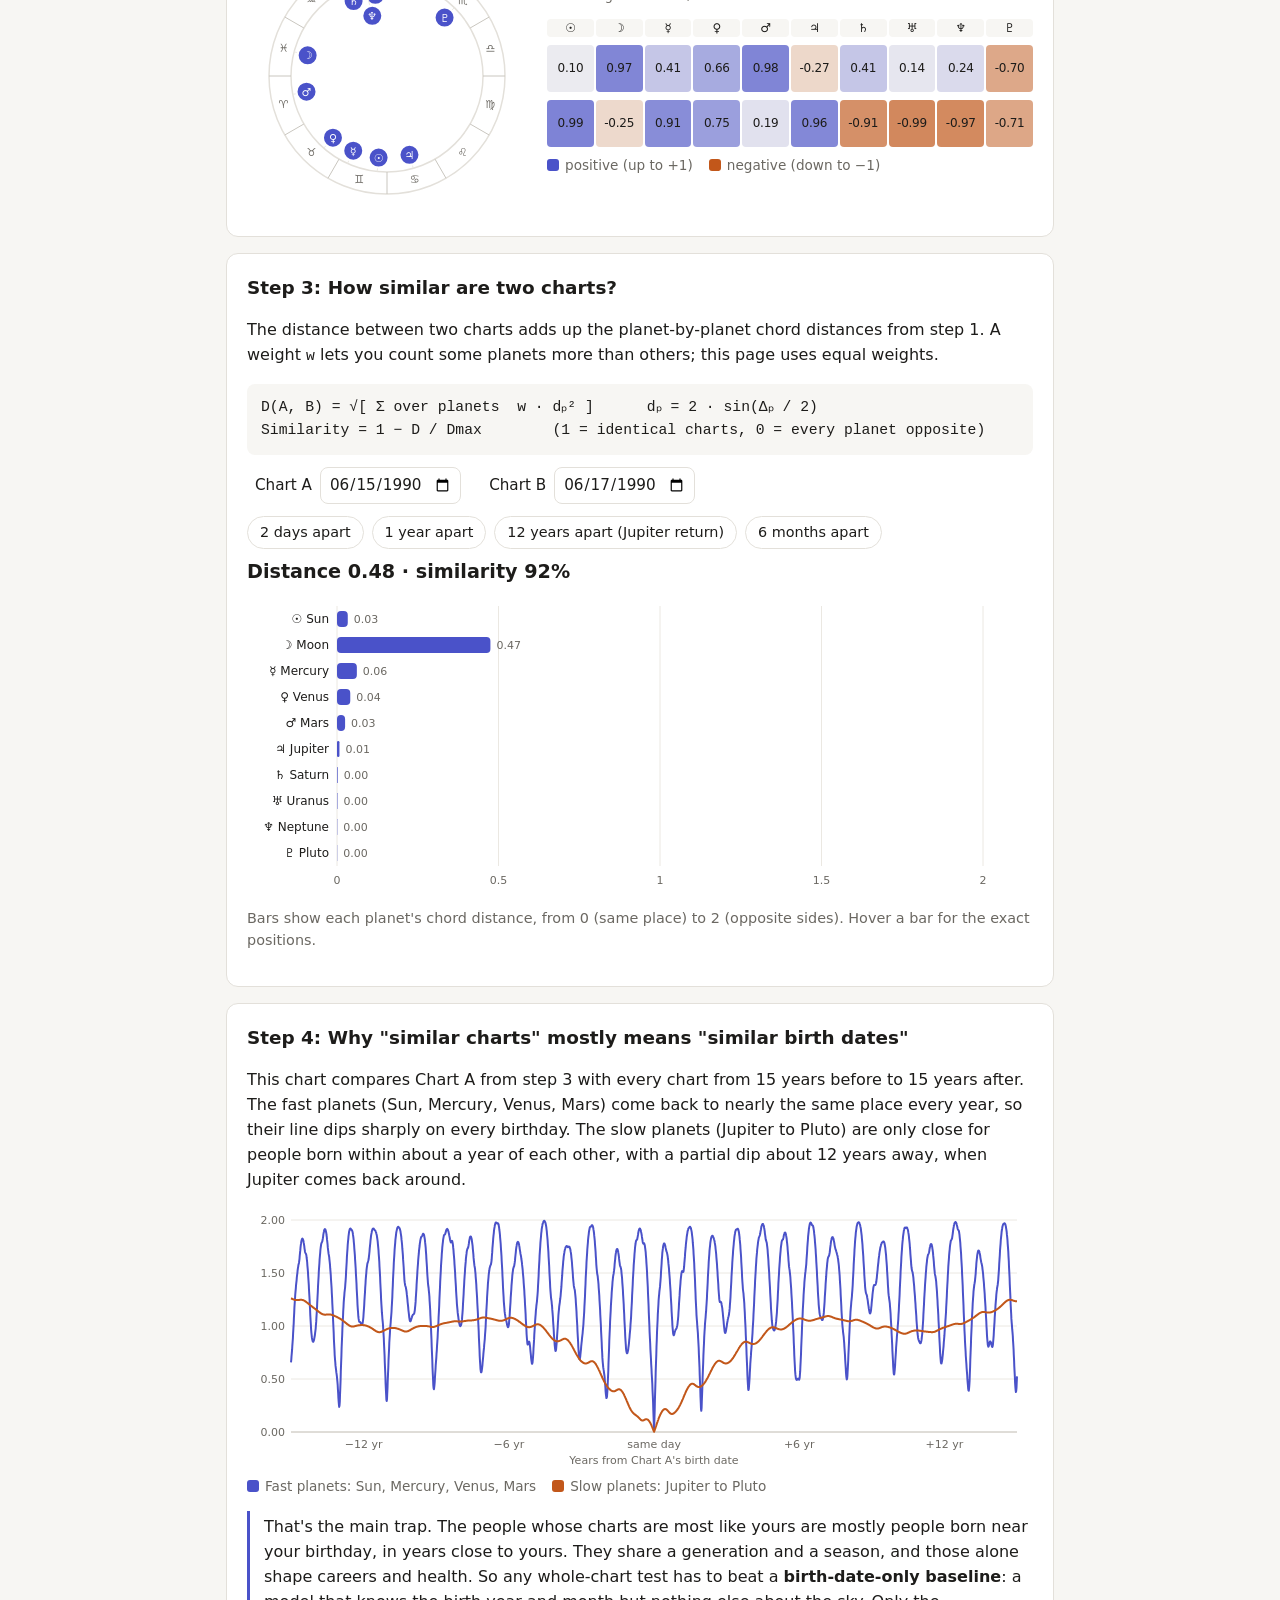
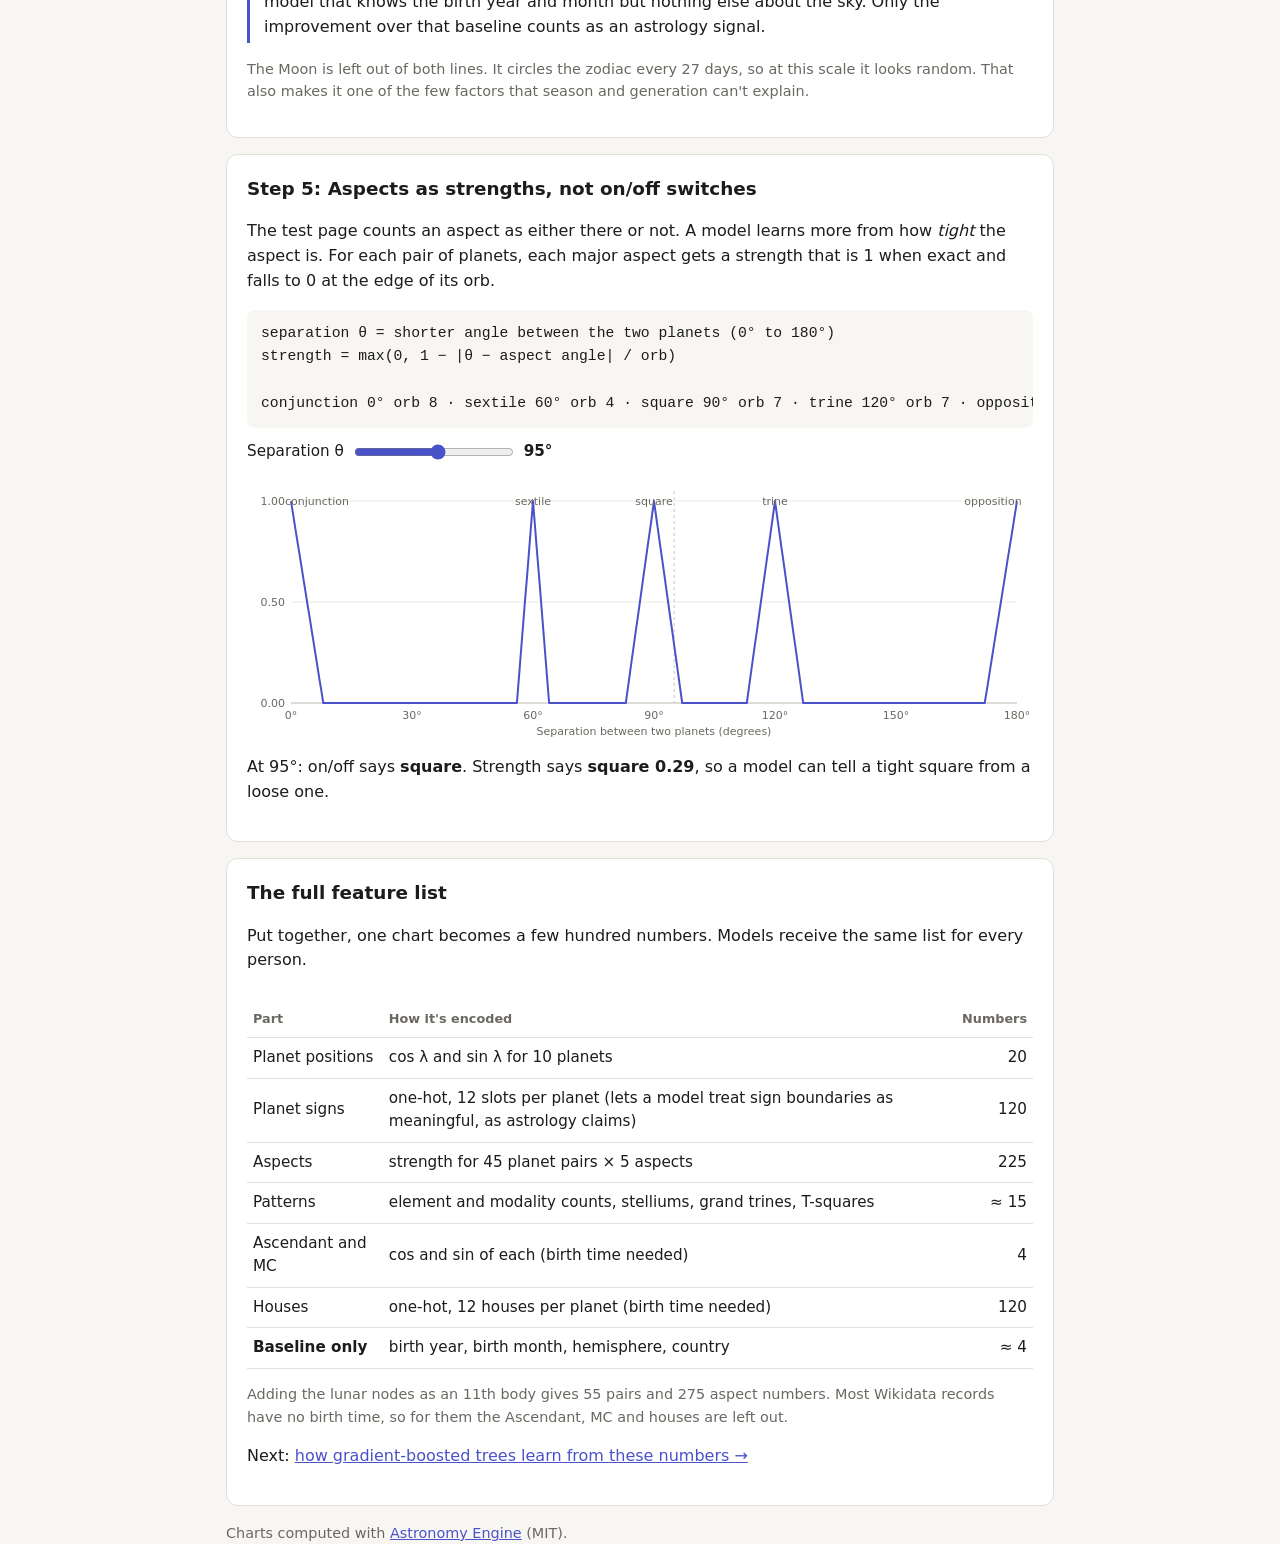
<file: site/vectors.html>
<!doctype html>
<html lang="en">
<head>
  <meta charset="utf-8">
  <meta name="viewport" content="width=device-width, initial-scale=1">
  <title>Chart as a Vector</title>
  <meta name="description" content="How a whole natal chart becomes a list of numbers a model can compare and learn from.">
  <link rel="stylesheet" href="style.css">
</head>
<body>
  <header class="wrap">
    <h1>Chart as a vector</h1>
    <p class="tagline">How a whole natal chart becomes a list of numbers that a computer can compare and learn from.</p>
    <nav class="nav" aria-label="Methods">
      <a href="index.html">Test a claim</a>
      <a href="vectors.html" aria-current="page">1. Chart as a vector</a>
      <a href="trees.html">2. Boosted trees</a>
      <a href="gnn.html">3. Graph neural network</a>
    </nav>
  </header>

  <main class="wrap">
    <section class="card">
      <h2>Where this fits</h2>
      <p class="lead">Testing one factor at a time ("Mars in Aries") misses combinations. To look at whole charts, every chart first has to become the same-length list of numbers, called a <strong>vector</strong>. This page is step 1. The <a href="trees.html">boosted-trees</a> and <a href="gnn.html">graph neural network</a> pages are two different models that learn from these numbers.</p>
      <p class="muted small">Charts below are computed live in your browser with Astronomy Engine, using the same tropical, geocentric positions as the rest of the site, at 12:00 UTC.</p>
    </section>

    <section class="card" aria-labelledby="circle-h">
      <h2 id="circle-h">Step 1: A planet's place is a point on a circle</h2>
      <p>A planet's position is an angle, its ecliptic longitude <code>λ</code>, from 0° (0° Aries) to 360°. There are three common ways to store it, and only one of them keeps "close in the sky" equal to "close in the numbers."</p>
      <div class="math">Sign only (one-hot):   12 slots, a 1 in the planet's sign and 0 elsewhere
Raw degrees:           λ
On the circle:         ( cos λ , sin λ )

Distance on the circle between λA and λB (the straight-line chord):
  d = √[(cos λA − cos λB)² + (sin λA − sin λB)²] = 2 · sin(Δ / 2)
  where Δ is the shorter angle between them (0° to 180°)</div>
      <p>Move the two points. Try 29° Aries against 1° Taurus: one-hot calls them completely different signs, raw degrees calls them close, and the circle agrees. Then try 359° against 1°: raw degrees says they're as far apart as possible, but they're 2° apart in the sky.</p>
      <div class="controls">
        <label><span class="key a" aria-hidden="true"></span>Point A <input type="range" id="c-a" min="0" max="359" value="29"></label>
        <label><span class="key b" aria-hidden="true"></span>Point B <input type="range" id="c-b" min="0" max="359" value="31"></label>
      </div>
      <div class="chips">
        <button data-a="29" data-b="31">29° Aries vs 1° Taurus</button>
        <button data-a="1" data-b="29">1° Aries vs 29° Aries</button>
        <button data-a="359" data-b="1">29° Pisces vs 1° Aries</button>
        <button data-a="0" data-b="180">Opposite points</button>
      </div>
      <div class="viz">
        <div id="c-wheel"></div>
        <div class="readout" id="c-readout"></div>
      </div>
    </section>

    <section class="card" aria-labelledby="chart-h">
      <h2 id="chart-h">Step 2: A whole chart is 20 numbers</h2>
      <p>Do that for all 10 planets and a chart becomes 20 numbers: the cosine and sine of each planet's longitude. Every sign combination is in there automatically, because two charts only look alike when most of their planets are close.</p>
      <div class="math">v(chart) = [ cos λ☉, sin λ☉, cos λ☽, sin λ☽, … , cos λ♇, sin λ♇ ]   (20 numbers, each from −1 to 1)</div>
      <div class="controls">
        <label>Birth date <input type="date" id="v-date" value="1990-06-15" min="1800-01-01" max="2100-12-31"></label>
      </div>
      <div class="viz">
        <div id="v-wheel"></div>
        <div>
          <p class="strip-label">The chart's vector. Each column is one planet. The top row is <code>cos λ</code> and the bottom row is <code>sin λ</code>. Blue cells are positive and orange cells are negative; the stronger the color, the further from 0.</p>
          <div id="v-strip"></div>
          <div class="legend"><span><span class="key a"></span>positive (up to +1)</span><span><span class="key b"></span>negative (down to −1)</span></div>
        </div>
      </div>
    </section>

    <section class="card" aria-labelledby="dist-h">
      <h2 id="dist-h">Step 3: How similar are two charts?</h2>
      <p>The distance between two charts adds up the planet-by-planet chord distances from step 1. A weight <code>w</code> lets you count some planets more than others; this page uses equal weights.</p>
      <div class="math">D(A, B) = √[ Σ over planets  w · dₚ² ]      dₚ = 2 · sin(Δₚ / 2)
Similarity = 1 − D / Dmax        (1 = identical charts, 0 = every planet opposite)</div>
      <div class="controls">
        <label><span class="key a" aria-hidden="true"></span>Chart A <input type="date" id="d-a" value="1990-06-15" min="1800-01-01" max="2100-12-31"></label>
        <label><span class="key b" aria-hidden="true"></span>Chart B <input type="date" id="d-b" value="1990-06-17" min="1800-01-01" max="2100-12-31"></label>
      </div>
      <div class="chips" id="d-presets">
        <button data-days="2">2 days apart</button>
        <button data-days="365.25">1 year apart</button>
        <button data-days="4383">12 years apart (Jupiter return)</button>
        <button data-days="182">6 months apart</button>
      </div>
      <p id="d-total" class="verdict"></p>
      <div class="chart" id="d-bars"></div>
      <p class="muted small">Bars show each planet's chord distance, from 0 (same place) to 2 (opposite sides). Hover a bar for the exact positions.</p>
    </section>

    <section class="card" aria-labelledby="conf-h">
      <h2 id="conf-h">Step 4: Why "similar charts" mostly means "similar birth dates"</h2>
      <p>This chart compares Chart A from step 3 with every chart from 15 years before to 15 years after. The fast planets (Sun, Mercury, Venus, Mars) come back to nearly the same place every year, so their line dips sharply on every birthday. The slow planets (Jupiter to Pluto) are only close for people born within about a year of each other, with a partial dip about 12 years away, when Jupiter comes back around.</p>
      <div class="chart" id="conf-chart"></div>
      <div class="legend"><span><span class="key a"></span>Fast planets: Sun, Mercury, Venus, Mars</span><span><span class="key b"></span>Slow planets: Jupiter to Pluto</span></div>
      <p class="callout">That's the main trap. The people whose charts are most like yours are mostly people born near your birthday, in years close to yours. They share a generation and a season, and those alone shape careers and health. So any whole-chart test has to beat a <strong>birth-date-only baseline</strong>: a model that knows the birth year and month but nothing else about the sky. Only the improvement over that baseline counts as an astrology signal.</p>
      <p class="muted small">The Moon is left out of both lines. It circles the zodiac every 27 days, so at this scale it looks random. That also makes it one of the few factors that season and generation can't explain.</p>
    </section>

    <section class="card" aria-labelledby="asp-h">
      <h2 id="asp-h">Step 5: Aspects as strengths, not on/off switches</h2>
      <p>The test page counts an aspect as either there or not. A model learns more from how <em>tight</em> the aspect is. For each pair of planets, each major aspect gets a strength that is 1 when exact and falls to 0 at the edge of its orb.</p>
      <div class="math">separation θ = shorter angle between the two planets (0° to 180°)
strength = max(0, 1 − |θ − aspect angle| / orb)

conjunction 0° orb 8 · sextile 60° orb 4 · square 90° orb 7 · trine 120° orb 7 · opposition 180° orb 8</div>
      <div class="controls">
        <label>Separation θ <input type="range" id="a-sep" min="0" max="180" value="95"> <strong id="a-sep-v"></strong></label>
      </div>
      <div class="chart" id="a-chart"></div>
      <p id="a-readout"></p>
    </section>

    <section class="card methods" aria-labelledby="full-h">
      <h2 id="full-h">The full feature list</h2>
      <p>Put together, one chart becomes a few hundred numbers. Models receive the same list for every person.</p>
      <div class="table-scroll">
        <table>
          <thead><tr><th>Part</th><th>How it's encoded</th><th class="num">Numbers</th></tr></thead>
          <tbody>
            <tr><td>Planet positions</td><td>cos λ and sin λ for 10 planets</td><td class="num">20</td></tr>
            <tr><td>Planet signs</td><td>one-hot, 12 slots per planet (lets a model treat sign boundaries as meaningful, as astrology claims)</td><td class="num">120</td></tr>
            <tr><td>Aspects</td><td>strength for 45 planet pairs × 5 aspects</td><td class="num">225</td></tr>
            <tr><td>Patterns</td><td>element and modality counts, stelliums, grand trines, T-squares</td><td class="num">≈ 15</td></tr>
            <tr><td>Ascendant and MC</td><td>cos and sin of each (birth time needed)</td><td class="num">4</td></tr>
            <tr><td>Houses</td><td>one-hot, 12 houses per planet (birth time needed)</td><td class="num">120</td></tr>
            <tr><td><strong>Baseline only</strong></td><td>birth year, birth month, hemisphere, country</td><td class="num">≈ 4</td></tr>
          </tbody>
        </table>
      </div>
      <p class="muted small">Adding the lunar nodes as an 11th body gives 55 pairs and 275 aspect numbers. Most Wikidata records have no birth time, so for them the Ascendant, MC and houses are left out.</p>
      <p>Next: <a href="trees.html">how gradient-boosted trees learn from these numbers →</a></p>
    </section>
  </main>

  <footer class="wrap muted small">
    Charts computed with <a href="https://github.com/cosinekitty/astronomy">Astronomy Engine</a> (MIT).
  </footer>

  <script src="js/vendor/astronomy.browser.min.js"></script>
  <script type="module" src="js/vectors.js"></script>
</body>
</html>
</file>
<file: site/style.css>
:root {
  --bg: #f7f6f3;
  --surface: #ffffff;
  --text: #1d1c1a;
  --muted: #6b6862;
  --border: #e3e0da;
  --accent: #4a52c9;
  --accent-soft: #e9eafb;
  --good: #1f7a4d;
  --good-soft: #e3f3ea;
  --warn: #9a5b00;
  --warn-soft: #fbf0dc;
  --bar: #c9c6bf;
  --series-a: #4a52c9;
  --series-b: #c2571a;
  --grid: #ebe8e2;
}
@media (prefers-color-scheme: dark) {
  :root {
    --bg: #161615;
    --surface: #201f1e;
    --text: #ecebe8;
    --muted: #a19d96;
    --border: #36342f;
    --accent: #9aa0ff;
    --accent-soft: #2a2c4a;
    --good: #6fd19f;
    --good-soft: #17301f;
    --warn: #f0b54f;
    --warn-soft: #3a2c12;
    --bar: #4a4741;
    --series-a: #7a80ea;
    --series-b: #cf7a36;
    --grid: #2d2c29;
  }
}
* { box-sizing: border-box; }
body {
  margin: 0;
  background: var(--bg);
  color: var(--text);
  font: 16px/1.55 system-ui, -apple-system, "Segoe UI", Roboto, sans-serif;
}
.wrap { max-width: 860px; margin: 0 auto; padding: 0 16px; }
header { padding-top: 40px; padding-bottom: 8px; }
h1 { font-size: 2rem; margin: 0 0 4px; letter-spacing: -0.01em; }
h2 { font-size: 1.15rem; margin: 0 0 12px; }
.tagline { color: var(--muted); margin: 0; font-size: 1.05rem; }
.card {
  background: var(--surface);
  border: 1px solid var(--border);
  border-radius: 12px;
  padding: 20px;
  margin: 16px 0;
}
.row { display: flex; gap: 12px; align-items: center; flex-wrap: wrap; }
.row h2 { margin: 0; }
.muted { color: var(--muted); }
.small { font-size: 0.9rem; }
.sentence { line-height: 2.6; margin: 0 0 4px; }
select, button {
  font: inherit;
  color: var(--text);
  background: var(--surface);
  border: 1px solid var(--border);
  border-radius: 8px;
  padding: 6px 10px;
  max-width: 100%;
}
button { cursor: pointer; }
button.primary { background: var(--accent); border-color: var(--accent); color: var(--surface); font-weight: 600; padding: 8px 18px; }
button:focus-visible, select:focus-visible { outline: 2px solid var(--accent); outline-offset: 2px; }
.banner {
  background: var(--warn-soft);
  color: var(--warn);
  border-radius: 10px;
  padding: 12px 16px;
  margin-top: 16px;
}
.result { margin-top: 20px; border-top: 1px solid var(--border); padding-top: 16px; }
.verdict { font-size: 1.2rem; font-weight: 600; margin: 0 0 8px; }
.verdict.yes { color: var(--good); }
.stats { display: grid; grid-template-columns: repeat(auto-fit, minmax(150px, 1fr)); gap: 12px; margin: 16px 0; }
.stat { background: var(--bg); border-radius: 8px; padding: 10px 12px; }
.stat .label { font-size: 0.8rem; color: var(--muted); }
.stat .value { font-size: 1.25rem; font-weight: 600; font-variant-numeric: tabular-nums; }
.range { position: relative; height: 34px; margin: 8px 0 4px; }
.range .axis { position: absolute; top: 16px; left: 0; right: 0; height: 2px; background: var(--bar); }
.range .one { position: absolute; top: 4px; width: 2px; height: 26px; background: var(--muted); }
.range .ci { position: absolute; top: 12px; height: 10px; border-radius: 5px; background: var(--accent-soft); border: 1px solid var(--accent); }
.range .dot { position: absolute; top: 9px; width: 16px; height: 16px; margin-left: -8px; border-radius: 50%; background: var(--accent); }
.range-labels { display: flex; justify-content: space-between; font-size: 0.8rem; color: var(--muted); }
.actions { display: flex; gap: 8px; flex-wrap: wrap; margin-top: 12px; }
.confirm { margin-top: 12px; padding: 12px 14px; border-radius: 8px; background: var(--bg); }
.chips { display: flex; flex-wrap: wrap; gap: 8px; margin: 8px 0; }
.chips button { font-size: 0.9rem; border-radius: 999px; padding: 4px 12px; }
table { width: 100%; min-width: 560px; border-collapse: collapse; margin-top: 12px; font-variant-numeric: tabular-nums; }
th, td { text-align: left; padding: 8px 6px; border-bottom: 1px solid var(--border); font-size: 0.95rem; }
th { font-size: 0.8rem; color: var(--muted); font-weight: 600; }
td.num, th.num { text-align: right; }
tr.sig td:first-child { font-weight: 600; }
.tag { font-size: 0.75rem; padding: 2px 8px; border-radius: 999px; background: var(--good-soft); color: var(--good); white-space: nowrap; }
.table-scroll { overflow-x: auto; }
.methods ol { padding-left: 20px; margin: 0; }
.methods li { margin-bottom: 8px; }
footer { padding-bottom: 40px; }
a { color: var(--accent); }
.check { display: flex; gap: 8px; align-items: flex-start; margin-top: 12px; }
.clues { display: grid; grid-template-columns: repeat(auto-fit, minmax(170px, 1fr)); gap: 12px; margin: 0 0 16px; }
.clues div { background: var(--bg); border-radius: 8px; padding: 10px 12px; }
.clues dt { font-size: 0.8rem; color: var(--muted); }
.clues dd { margin: 0; font-weight: 600; }
.choices { display: grid; grid-template-columns: repeat(auto-fill, minmax(120px, 1fr)); gap: 8px; }
.choices.wide { grid-template-columns: 1fr; }
.choices button { padding: 10px; text-align: center; }
.choices button.right { background: var(--good-soft); border-color: var(--good); color: var(--good); font-weight: 600; }
.choices button.wrong { background: var(--warn-soft); border-color: var(--warn); color: var(--warn); }
.choices button:disabled { cursor: default; }
.verdict-line { font-weight: 600; margin: 0 0 4px; }
.verdict-line.strong { color: var(--good); }
.verdict-line.weak { color: var(--warn); }

/* Explainer pages */
.nav { display: flex; gap: 16px; flex-wrap: wrap; margin: 12px 0 0; font-size: 0.95rem; }
.nav a[aria-current="page"] { color: var(--text); font-weight: 600; text-decoration: none; }
.lead { font-size: 1.05rem; }
.math {
  font-family: ui-monospace, "SF Mono", Menlo, Consolas, monospace;
  font-size: 0.92rem;
  background: var(--bg);
  border-radius: 8px;
  padding: 12px 14px;
  margin: 12px 0;
  overflow-x: auto;
  white-space: pre;
  line-height: 1.6;
}
code { font-family: ui-monospace, "SF Mono", Menlo, Consolas, monospace; font-size: 0.92em; }
.viz { display: grid; grid-template-columns: minmax(0, 280px) minmax(0, 1fr); gap: 20px; align-items: start; margin-top: 16px; }
@media (max-width: 640px) { .viz { grid-template-columns: minmax(0, 1fr); } }
.viz svg, .chart svg { width: 100%; height: auto; display: block; overflow: visible; }
.chart { margin-top: 16px; position: relative; }
.controls { display: flex; gap: 12px 20px; flex-wrap: wrap; align-items: center; margin: 12px 0; }
.controls label { display: flex; gap: 8px; align-items: center; font-size: 0.95rem; }
.controls input[type="range"] { width: 160px; accent-color: var(--accent); }
input[type="date"] { font: inherit; color: var(--text); background: var(--surface); border: 1px solid var(--border); border-radius: 8px; padding: 5px 8px; }
.readout { display: grid; gap: 8px; }
.readout .stat { display: flex; justify-content: space-between; gap: 12px; align-items: baseline; }
.readout .stat .value { font-size: 1.05rem; }
.legend { display: flex; gap: 16px; flex-wrap: wrap; font-size: 0.85rem; color: var(--muted); margin-top: 8px; }
.legend .key { display: inline-block; width: 12px; height: 12px; border-radius: 3px; margin-right: 6px; vertical-align: -1px; }
.key.a { background: var(--series-a); }
.key.b { background: var(--series-b); }
.svg-text { font-variant-emoji: text; fill: var(--muted); font-size: 11px; font-family: inherit; }
.svg-label { fill: var(--text); font-size: 12px; font-family: inherit; }
.svg-axis { stroke: var(--bar); stroke-width: 1; }
.svg-grid { stroke: var(--grid); stroke-width: 1; }
.svg-ring { fill: none; stroke: var(--border); stroke-width: 1.5; }
.fill-a { fill: var(--series-a); }
.fill-b { fill: var(--series-b); }
.stroke-a { stroke: var(--series-a); }
.stroke-b { stroke: var(--series-b); }
.stroke-c { stroke: var(--muted); }
.fill-c { fill: var(--muted); }
.key.c { background: var(--muted); }
.dot-ring { stroke: var(--surface); stroke-width: 2; }
.tip {
  position: fixed;
  pointer-events: none;
  background: var(--text);
  color: var(--bg);
  font-size: 0.82rem;
  padding: 6px 9px;
  border-radius: 6px;
  max-width: 240px;
  z-index: 10;
  font-variant-numeric: tabular-nums;
}
.strip { display: grid; grid-template-columns: repeat(10, minmax(0, 1fr)); gap: 2px; margin-top: 8px; }
.strip .cell { aspect-ratio: 1; border-radius: 4px; display: flex; align-items: center; justify-content: center; font-size: clamp(8.5px, 2.3vw, 12px); letter-spacing: -0.02em; overflow: hidden; font-variant-numeric: tabular-nums; color: var(--text); background: var(--bg); }
.strip-label { font-size: 0.8rem; color: var(--muted); margin-top: 10px; }
.callout { border-left: 3px solid var(--accent); padding: 4px 0 4px 14px; margin: 14px 0; }
.tree { display: flex; flex-direction: column; gap: 6px; font-size: 0.88rem; margin-top: 12px; }
.tree .node { background: var(--bg); border-radius: 8px; padding: 6px 10px; }
.tree .leaf { font-variant-numeric: tabular-nums; }
.tree .kids { display: flex; flex-direction: column; gap: 6px; padding-left: 18px; border-left: 2px solid var(--border); margin-left: 8px; }
.verdict-box { margin-top: 12px; padding: 12px 14px; border-radius: 8px; background: var(--bg); }
.bars-list { display: grid; gap: 6px; margin-top: 8px; font-size: 0.88rem; }
.bars-list .row-bar { display: grid; grid-template-columns: minmax(0, 190px) minmax(0, 1fr) 44px; gap: 8px; align-items: center; }
.bars-list .track { height: 12px; }
.bars-list .fillbar { height: 12px; border-radius: 0 4px 4px 0; background: var(--series-a); }
.bars-list .num { text-align: right; font-variant-numeric: tabular-nums; color: var(--muted); }
button:disabled { opacity: 0.6; cursor: progress; }
.row.spaced { margin-top: 12px; }
.form { display: grid; grid-template-columns: repeat(auto-fit, minmax(200px, 1fr)); gap: 12px; margin: 12px 0; }
.form label { display: flex; flex-direction: column; gap: 4px; font-size: 0.9rem; color: var(--muted); }
.form .full { grid-column: 1 / -1; }
.form input, .form textarea { font: inherit; color: var(--text); background: var(--surface); border: 1px solid var(--border); border-radius: 8px; padding: 6px 10px; width: 100%; }
.form .inline { display: flex; gap: 8px; }
.form summary { cursor: pointer; color: var(--accent); }
.form p { margin: 0; }
.people { list-style: none; padding: 0; margin: 12px 0; }
.people li { display: flex; justify-content: space-between; gap: 12px; align-items: center; padding: 8px 0; border-bottom: 1px solid var(--border); }
.people .notes { color: var(--muted); font-size: 0.9rem; }
.clues .notes-clue { grid-column: 1 / -1; }
.clues .notes-clue dd { font-weight: 400; white-space: pre-wrap; }
.button-like { font: inherit; border: 1px solid var(--border); border-radius: 8px; padding: 6px 10px; cursor: pointer; background: var(--surface); }
[hidden] { display: none !important; }
</file>
